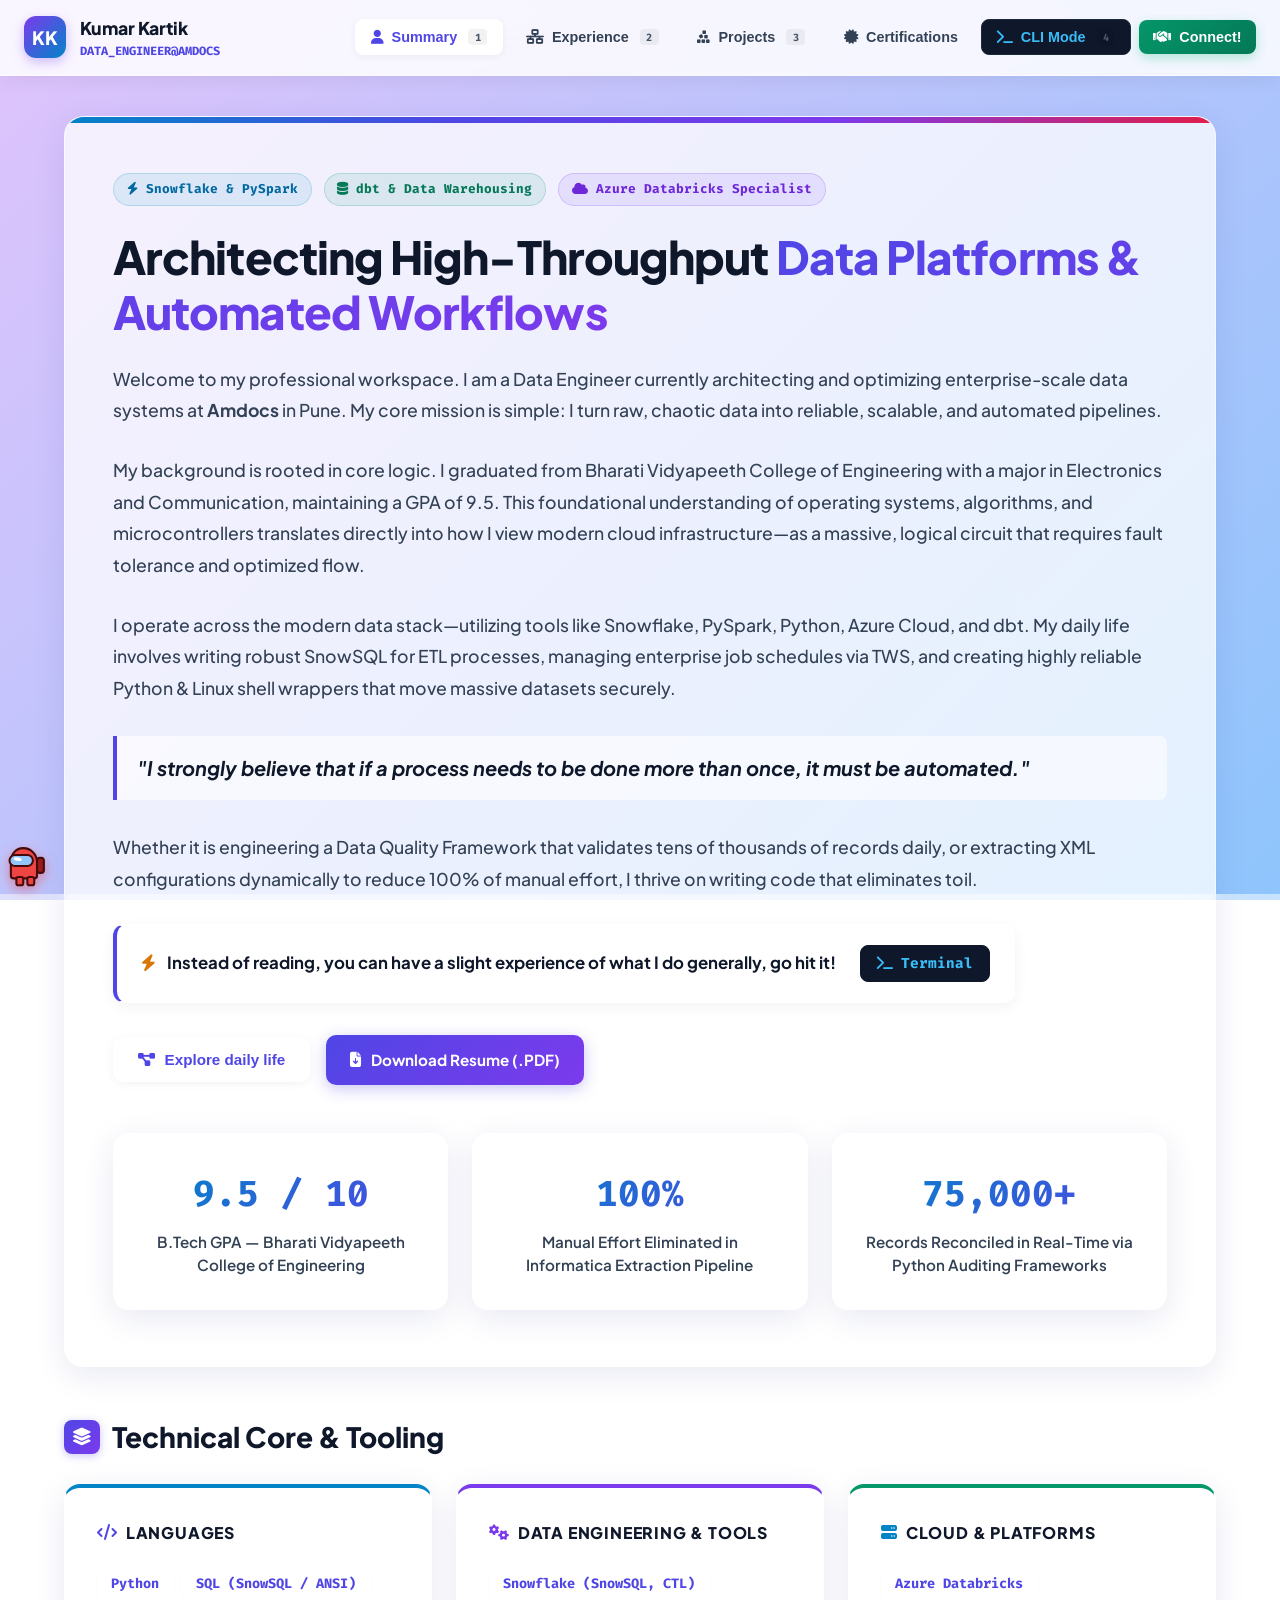
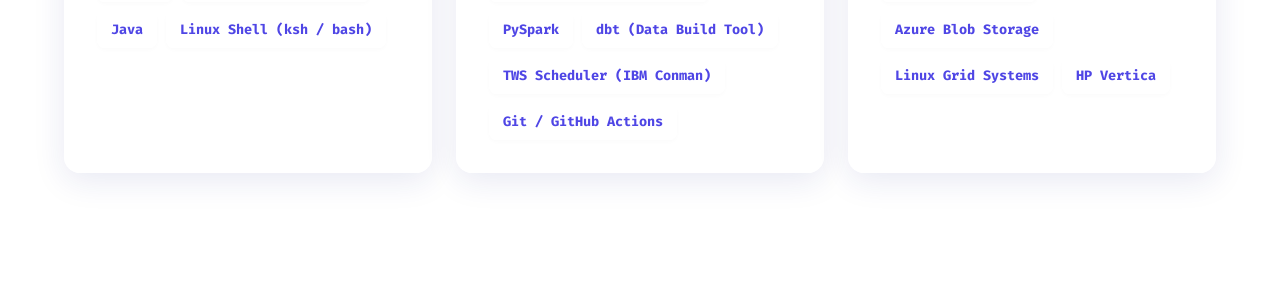
<file: index_bkp.html>
<!DOCTYPE html>
<html lang="en">
<head>
  <meta charset="UTF-8" />
  <meta name="viewport" content="width=device-width, initial-scale=1.0" />
  <title>Kumar Kartik | Data Engineer & Cloud Specialist</title>
  
  <!-- Font Awesome -->
  <link rel="stylesheet" href="https://cdnjs.cloudflare.com/ajax/libs/font-awesome/6.5.1/css/all.min.css" />
  <!-- Google Fonts -->
  <link rel="preconnect" href="https://fonts.googleapis.com">
  <link rel="preconnect" href="https://fonts.gstatic.com" crossorigin>
  <link href="https://fonts.googleapis.com/css2?family=Fira+Code:wght@400;500;600;700&family=Plus+Jakarta+Sans:wght@400;500;600;700;800&display=swap" rel="stylesheet">

  <style>
    :root {
      /* Aurora Glass Theme - Colorful & Professional */
      --primary: #4F46E5;
      --primary-hover: #4338CA;
      --accent-cyan: #0284C7;
      --accent-emerald: #059669;
      --accent-amber: #D97706;
      --accent-purple: #7C3AED;
      --accent-rose: #E11D48;
      
      --text-main: #0F172A;
      --text-muted: #334155;
      --text-dim: #475569;
      
      /* Glassmorphism Variables */
      --glass-bg: rgba(255, 255, 255, 0.75);
      --glass-border: rgba(255, 255, 255, 0.6);
      --glass-shadow: 0 8px 32px rgba(31, 38, 135, 0.1);
      
      --font-sans: 'Plus Jakarta Sans', -apple-system, BlinkMacSystemFont, sans-serif;
      --font-mono: 'Fira Code', monospace;
    }

    * {
      box-sizing: border-box;
      margin: 0;
      padding: 0;
      scroll-behavior: smooth;
    }

    body {
      /* Vibrant Gradient Background */
      background: linear-gradient(135deg, #e0c3fc 0%, #8ec5fc 100%);
      background-attachment: fixed;
      color: var(--text-main);
      font-family: var(--font-sans);
      line-height: 1.6;
      overflow-x: hidden;
      min-height: 100vh;
      display: flex;
      flex-direction: column;
      padding-bottom: 60px;
    }

    /* Fixed Bottom Progress Bar & Among Us Runner */
    #bottom-runner-bar {
      position: fixed;
      bottom: 0;
      left: 0;
      width: 100%;
      height: 6px;
      background: rgba(255, 255, 255, 0.5);
      z-index: 9999;
      backdrop-filter: blur(5px);
    }

    #bottom-runner-fill {
      height: 100%;
      width: 0%;
      background: linear-gradient(90deg, #EF4444, #B91C1C);
      transition: width 0.05s ease-out;
    }

    #amongus-scroller {
      position: fixed;
      bottom: 6px;
      left: 0%;
      transform: translateX(-50%);
      pointer-events: none;
      z-index: 10000;
      width: 44px;
      height: 50px;
      transition: left 0.05s ease-out;
      filter: drop-shadow(0 4px 6px rgba(239, 68, 68, 0.5));
    }

    #crewmate-wrapper {
      width: 100%;
      height: 100%;
      transform-origin: center center;
      transition: transform 0.2s ease-in-out;
    }

    .crewmate-body {
      animation: amongUsRun 0.4s infinite alternate ease-in-out;
      transform-origin: bottom center;
    }

    @keyframes amongUsRun {
      0% { transform: translateY(0) rotate(-3deg); }
      100% { transform: translateY(-5px) rotate(4deg); }
    }

    /* Header Nav */
    header {
      position: sticky;
      top: 0;
      background: rgba(255, 255, 255, 0.85);
      backdrop-filter: blur(16px);
      -webkit-backdrop-filter: blur(16px);
      border-bottom: 1px solid rgba(255, 255, 255, 0.5);
      z-index: 900;
      padding: 0.85rem 1.5rem;
      box-shadow: 0 4px 20px -2px rgba(0, 0, 0, 0.08);
    }

    .nav-container {
      max-width: 1300px;
      margin: 0 auto;
      display: flex;
      justify-content: space-between;
      align-items: center;
      gap: 1rem;
      flex-wrap: wrap;
    }

    .brand {
      display: flex;
      align-items: center;
      gap: 0.85rem;
      cursor: pointer;
      text-decoration: none;
    }

    .brand-avatar {
      width: 42px;
      height: 42px;
      border-radius: 12px;
      background: linear-gradient(135deg, var(--accent-purple), var(--accent-cyan));
      display: flex;
      align-items: center;
      justify-content: center;
      font-weight: 800;
      color: #FFFFFF;
      font-size: 1.15rem;
      box-shadow: 0 4px 12px rgba(139, 92, 246, 0.4);
    }

    .brand-meta h1 {
      font-size: 1.1rem;
      font-weight: 800;
      letter-spacing: -0.01em;
      color: var(--text-main);
    }

    .brand-meta p {
      font-size: 0.75rem;
      color: var(--primary);
      font-family: var(--font-mono);
      font-weight: 700;
    }

    /* Desktop Navigation */
    .nav-links {
      display: flex;
      gap: 0.5rem;
      list-style: none;
      align-items: center;
    }

    .mobile-menu-btn {
      display: none;
      background: transparent;
      border: none;
      font-size: 1.5rem;
      color: var(--text-main);
      cursor: pointer;
      transition: color 0.2s;
    }

    .nav-btn {
      padding: 0.55rem 0.9rem;
      border-radius: 8px;
      font-size: 0.9rem;
      font-weight: 700;
      color: var(--text-muted);
      cursor: pointer;
      border: 1px solid transparent;
      background: transparent;
      transition: all 0.2s ease;
      display: flex;
      align-items: center;
      gap: 0.5rem;
      white-space: nowrap;
    }

    .shortcut-key {
      font-size: 0.65rem;
      background: rgba(0,0,0,0.05);
      color: var(--text-dim);
      padding: 0.1rem 0.4rem;
      border-radius: 4px;
      font-family: var(--font-mono);
      margin-left: 0.2rem;
    }

    .nav-btn:hover {
      color: var(--primary);
      background: rgba(255, 255, 255, 0.5);
    }

    .nav-btn.active {
      color: var(--primary);
      background: #FFFFFF;
      border-color: rgba(255,255,255,0.8);
      box-shadow: 0 2px 8px rgba(0,0,0,0.05);
    }

    .nav-btn.cli-btn {
      background: #0F172A;
      border: 1px solid #1E293B;
      color: #38BDF8;
    }

    .nav-btn.cli-btn:hover, .nav-btn.cli-btn.active {
      background: #1E293B;
      color: #7DD3FC;
      box-shadow: 0 4px 12px rgba(15, 23, 42, 0.3);
    }

    .btn-connect {
      background: linear-gradient(135deg, var(--accent-emerald), #047857) !important;
      color: #FFFFFF !important;
      font-weight: 700 !important;
      border: none !important;
      box-shadow: 0 4px 12px rgba(16, 185, 129, 0.3);
    }

    .btn-connect:hover {
      transform: translateY(-1px);
      box-shadow: 0 6px 16px rgba(16, 185, 129, 0.4);
    }

    /* Main Container */
    main {
      flex: 1;
      max-width: 1200px;
      width: 100%;
      margin: 0 auto;
      padding: 2.5rem 1.5rem 4rem;
    }

    .page-section {
      display: none;
      animation: fadeIn 0.4s cubic-bezier(0.16, 1, 0.3, 1) forwards;
    }

    .page-section.active {
      display: block;
    }

    @keyframes fadeIn {
      from { opacity: 0; transform: translateY(15px); }
      to { opacity: 1; transform: translateY(0); }
    }

    /* Global Glass Cards */
    .glass-card {
      background: var(--glass-bg);
      backdrop-filter: blur(16px);
      -webkit-backdrop-filter: blur(16px);
      border: 1px solid var(--glass-border);
      border-radius: 20px;
      box-shadow: var(--glass-shadow);
      padding: 3.5rem 3rem;
    }

    /* Summary Page */
    .hero-box {
      margin-bottom: 3rem;
      position: relative;
      overflow: hidden;
    }

    .hero-box::before {
      content: '';
      position: absolute;
      top: 0;
      left: 0;
      right: 0;
      height: 6px;
      background: linear-gradient(90deg, var(--accent-cyan), var(--primary), var(--accent-purple), var(--accent-rose));
    }

    .hero-badge-row {
      display: flex;
      flex-wrap: wrap;
      gap: 0.75rem;
      margin-bottom: 1.5rem;
    }

    .pill {
      font-size: 0.8rem;
      font-family: var(--font-mono);
      font-weight: 700;
      padding: 0.35rem 0.8rem;
      border-radius: 9999px;
      border: 1px solid;
    }

    .pill-cyan { background: rgba(8, 145, 178, 0.1); color: #0369A1; border-color: rgba(8, 145, 178, 0.2); }
    .pill-emerald { background: rgba(5, 150, 105, 0.1); color: #047857; border-color: rgba(5, 150, 105, 0.2); }
    .pill-purple { background: rgba(124, 58, 237, 0.1); color: #6D28D9; border-color: rgba(124, 58, 237, 0.2); }

    .hero-title {
      font-size: 2.85rem;
      font-weight: 800;
      line-height: 1.2;
      letter-spacing: -0.02em;
      margin-bottom: 1.5rem;
      color: var(--text-main);
    }

    .hero-title span {
      background: linear-gradient(135deg, var(--primary), var(--accent-purple));
      -webkit-background-clip: text;
      -webkit-text-fill-color: transparent;
    }

    .hero-para {
      font-size: 1.1rem;
      color: var(--text-muted);
      margin-bottom: 1.75rem;
      line-height: 1.8;
      font-weight: 500;
    }

    .experience-lead-box {
      background: rgba(255, 255, 255, 0.9);
      border: 1px solid rgba(255, 255, 255, 0.5);
      border-left: 4px solid var(--primary);
      border-radius: 12px;
      padding: 1.25rem 1.5rem;
      margin-bottom: 2rem;
      display: inline-flex;
      align-items: center;
      gap: 1.5rem;
      flex-wrap: wrap;
      box-shadow: 0 4px 15px rgba(0,0,0,0.05);
    }

    .experience-lead-box p {
      font-size: 1.05rem;
      font-weight: 700;
      color: var(--text-main);
      margin: 0;
    }

    .btn-terminal-small {
      background: #0F172A;
      color: #38BDF8;
      border: 1px solid #0F172A;
      font-family: var(--font-mono);
      font-size: 0.9rem;
      font-weight: 700;
      padding: 0.5rem 1rem;
      border-radius: 8px;
      cursor: pointer;
      display: inline-flex;
      align-items: center;
      gap: 0.5rem;
      transition: all 0.2s;
    }

    .btn-terminal-small:hover {
      background: #1E293B;
      color: #7DD3FC;
      box-shadow: 0 4px 12px rgba(15, 23, 42, 0.3);
      transform: translateY(-1px);
    }

    .hero-actions {
      display: flex;
      flex-wrap: wrap;
      gap: 1rem;
      align-items: center;
    }

    .btn-solid {
      background: rgba(255,255,255,0.8);
      color: var(--primary);
      border: 1px solid rgba(255,255,255,1);
      padding: 0.8rem 1.5rem;
      border-radius: 10px;
      font-weight: 700;
      font-size: 0.95rem;
      cursor: pointer;
      display: inline-flex;
      align-items: center;
      gap: 0.6rem;
      text-decoration: none;
      transition: all 0.2s;
      box-shadow: 0 2px 10px rgba(0,0,0,0.05);
    }

    .btn-solid:hover {
      background: #FFFFFF;
      transform: translateY(-2px);
      box-shadow: 0 4px 15px rgba(0,0,0,0.1);
    }

    .btn-resume {
      background: linear-gradient(135deg, var(--primary), var(--accent-purple));
      color: #ffffff !important;
      border: none;
      box-shadow: 0 4px 15px rgba(79, 70, 229, 0.3);
    }

    .btn-resume:hover {
      background: linear-gradient(135deg, var(--primary-hover), #6D28D9);
      box-shadow: 0 6px 20px rgba(79, 70, 229, 0.4);
    }

    .stats-grid {
      display: grid;
      grid-template-columns: repeat(auto-fit, minmax(260px, 1fr));
      gap: 1.5rem;
      margin-top: 3rem;
    }

    .stat-card {
      background: var(--glass-bg);
      backdrop-filter: blur(10px);
      border: 1px solid var(--glass-border);
      border-radius: 16px;
      padding: 2rem;
      text-align: center;
      box-shadow: var(--glass-shadow);
      transition: transform 0.2s;
    }
    
    .stat-card:hover {
      transform: translateY(-3px);
    }

    .stat-card h3 {
      font-size: 2.25rem;
      font-weight: 800;
      background: linear-gradient(135deg, var(--accent-cyan), var(--primary));
      -webkit-background-clip: text;
      -webkit-text-fill-color: transparent;
      font-family: var(--font-mono);
      margin-bottom: 0.5rem;
    }

    .stat-card p {
      color: var(--text-muted);
      font-size: 0.95rem;
      font-weight: 600;
      line-height: 1.5;
    }

    .skills-section { margin-top: 3rem; }

    .section-title {
      font-size: 1.75rem;
      font-weight: 800;
      margin-bottom: 1.5rem;
      display: flex;
      align-items: center;
      gap: 0.75rem;
      color: var(--text-main);
    }

    .section-title i { 
      color: #FFFFFF;
      background: linear-gradient(135deg, var(--primary), var(--accent-purple));
      padding: 0.5rem;
      border-radius: 8px;
      font-size: 1.1rem;
      box-shadow: 0 2px 8px rgba(79, 70, 229, 0.3);
    }

    .skills-grid {
      display: grid;
      grid-template-columns: repeat(auto-fit, minmax(280px, 1fr));
      gap: 1.5rem;
    }

    .skill-block {
      background: var(--glass-bg);
      backdrop-filter: blur(10px);
      border: 1px solid var(--glass-border);
      border-radius: 16px;
      padding: 2rem;
      box-shadow: var(--glass-shadow);
      border-top: 4px solid var(--accent-cyan);
    }

    .skill-block:nth-child(2) { border-top-color: var(--accent-purple); }
    .skill-block:nth-child(3) { border-top-color: var(--accent-emerald); }

    .skill-block h4 {
      font-size: 1rem;
      color: var(--text-main);
      text-transform: uppercase;
      letter-spacing: 0.05em;
      margin-bottom: 1.25rem;
      display: flex;
      align-items: center;
      gap: 0.5rem;
      font-weight: 800;
    }

    .skill-tags {
      display: flex;
      flex-wrap: wrap;
      gap: 0.6rem;
    }

    .skill-tag {
      background: rgba(255,255,255,0.9);
      border: 1px solid rgba(255,255,255,0.5);
      padding: 0.4rem 0.8rem;
      border-radius: 8px;
      font-size: 0.85rem;
      font-family: var(--font-mono);
      color: var(--primary);
      font-weight: 700;
      box-shadow: 0 2px 4px rgba(0,0,0,0.02);
    }

    /* Experience Pipeline */
    .pipeline-wrapper {
      position: relative;
      padding-left: 2.5rem;
      margin-top: 2rem;
    }

    .pipeline-wrapper::before {
      content: '';
      position: absolute;
      top: 15px;
      bottom: 20px;
      left: 7px;
      width: 4px;
      background: linear-gradient(180deg, var(--accent-cyan), var(--primary), var(--accent-purple), var(--accent-rose));
      border-radius: 4px;
    }

    .pipeline-card {
      position: relative;
      background: var(--glass-bg);
      backdrop-filter: blur(10px);
      border: 1px solid var(--glass-border);
      border-radius: 16px;
      padding: 2rem;
      margin-bottom: 2rem;
      transition: all 0.3s ease;
      box-shadow: var(--glass-shadow);
    }

    .pipeline-card:hover {
      transform: translateX(6px);
      box-shadow: 0 8px 25px rgba(79, 70, 229, 0.15);
      border-color: rgba(255,255,255,1);
    }

    .pipeline-card::after {
      content: '';
      position: absolute;
      left: -2.85rem;
      top: 1.75rem;
      width: 16px;
      height: 16px;
      border-radius: 50%;
      background: var(--primary);
      border: 4px solid #E0C3FC; /* Match background tone */
    }

    .card-meta {
      display: flex;
      justify-content: space-between;
      align-items: center;
      margin-bottom: 1rem;
    }

    .card-tag {
      font-family: var(--font-mono);
      font-size: 0.8rem;
      font-weight: 700;
      padding: 0.3rem 0.7rem;
      border-radius: 6px;
      background: rgba(255,255,255,0.9);
      color: var(--primary);
      border: 1px solid rgba(255,255,255,0.5);
      box-shadow: 0 2px 4px rgba(0,0,0,0.02);
    }

    .pipeline-card h3 {
      font-size: 1.3rem;
      font-weight: 800;
      margin-bottom: 0.85rem;
      color: var(--text-main);
    }

    .pipeline-card p {
      color: var(--text-muted);
      font-size: 1.05rem;
      line-height: 1.7;
      font-weight: 500;
    }

    .metric-badge {
      display: inline-flex;
      align-items: center;
      gap: 0.4rem;
      margin-top: 1.25rem;
      font-size: 0.85rem;
      font-family: var(--font-mono);
      font-weight: 700;
      background: rgba(16, 185, 129, 0.1);
      color: #047857;
      border: 1px solid rgba(16, 185, 129, 0.2);
      padding: 0.4rem 0.8rem;
      border-radius: 8px;
    }

    /* Projects Grid */
    .projects-grid {
      display: grid;
      grid-template-columns: repeat(auto-fit, minmax(320px, 1fr));
      gap: 2rem;
    }

    .project-card {
      background: var(--glass-bg);
      backdrop-filter: blur(10px);
      border: 1px solid var(--glass-border);
      border-radius: 16px;
      padding: 2.25rem;
      display: flex;
      flex-direction: column;
      justify-content: space-between;
      transition: all 0.3s ease;
      box-shadow: var(--glass-shadow);
    }

    .project-card:hover {
      transform: translateY(-5px);
      box-shadow: 0 12px 30px rgba(139, 92, 246, 0.15);
      border-color: rgba(255,255,255,1);
    }

    .project-top h3 {
      font-size: 1.35rem;
      font-weight: 800;
      color: var(--text-main);
      margin-bottom: 1rem;
    }

    .project-top p {
      font-size: 1.05rem;
      color: var(--text-muted);
      line-height: 1.7;
      margin-bottom: 1.5rem;
      font-weight: 500;
    }

    .project-tech {
      display: flex;
      flex-wrap: wrap;
      gap: 0.5rem;
    }

    .tech-pill {
      font-size: 0.85rem;
      font-family: var(--font-mono);
      background: rgba(255,255,255,0.9);
      border: 1px solid rgba(255,255,255,0.5);
      padding: 0.35rem 0.75rem;
      border-radius: 8px;
      color: var(--text-main);
      font-weight: 700;
      box-shadow: 0 2px 4px rgba(0,0,0,0.02);
    }

    /* Certifications Flow */
    .cert-flow-container {
      display: flex;
      flex-direction: column;
      gap: 2rem;
      position: relative;
    }

    .flow-node {
      background: var(--glass-bg);
      backdrop-filter: blur(10px);
      border: 1px solid var(--glass-border);
      border-radius: 16px;
      padding: 2.25rem;
      transition: all 0.2s ease;
      box-shadow: var(--glass-shadow);
    }

    .flow-connector {
      display: flex;
      justify-content: center;
      align-items: center;
      height: 35px;
      color: #FFFFFF;
      font-size: 1.5rem;
      filter: drop-shadow(0 2px 4px rgba(0,0,0,0.1));
    }

    .flow-node-header {
      display: flex;
      justify-content: space-between;
      align-items: flex-start;
      gap: 1rem;
      margin-bottom: 1.25rem;
      flex-wrap: wrap;
    }

    .cert-authority {
      display: flex;
      align-items: center;
      gap: 1.25rem;
    }

    .cert-authority i {
      font-size: 2.5rem;
      color: var(--primary);
    }

    .cert-authority h3 {
      font-size: 1.25rem;
      font-weight: 800;
      color: var(--text-main);
    }

    .cert-link {
      font-family: var(--font-mono);
      font-size: 0.9rem;
      font-weight: 700;
      color: var(--accent-cyan);
      text-decoration: none;
      display: inline-flex;
      align-items: center;
      gap: 0.5rem;
      padding: 0.5rem 1rem;
      border-radius: 8px;
      border: 1px solid rgba(255,255,255,0.8);
      background: rgba(255,255,255,0.9);
      transition: all 0.2s;
      box-shadow: 0 2px 4px rgba(0,0,0,0.05);
    }

    .cert-link:hover {
      background: var(--accent-cyan);
      color: #FFFFFF;
      border-color: var(--accent-cyan);
    }

    .flow-node p {
      color: var(--text-muted);
      font-size: 1.05rem;
      margin-bottom: 1.5rem;
      line-height: 1.7;
      font-weight: 500;
    }

    .cert-takeaways {
      background: rgba(255,255,255,0.6);
      padding: 1.25rem;
      border-radius: 12px;
      font-size: 0.95rem;
      color: var(--text-main);
      border-left: 4px solid var(--accent-purple);
      font-weight: 600;
    }

    /* Linux CLI Interface - Mobile Optimized */
    .cli-window {
      background: #0F172A;
      border: 1px solid rgba(255,255,255,0.2);
      border-radius: 12px;
      box-shadow: 0 25px 50px -12px rgba(0,0,0,0.4);
      overflow: hidden;
      font-family: var(--font-mono);
      margin-top: 1rem;
      width: 100%;
      max-width: 100%;
    }

    .cli-titlebar {
      background: #1E293B;
      padding: 0.85rem 1.5rem;
      display: flex;
      align-items: center;
      justify-content: space-between;
      border-bottom: 1px solid #334155;
    }

    .window-controls {
      display: flex;
      gap: 0.5rem;
    }

    .dot { width: 12px; height: 12px; border-radius: 50%; display: inline-block; }
    .dot-red { background: #EF4444; }
    .dot-yellow { background: #F59E0B; }
    .dot-green { background: #10B981; }

    .cli-title-text {
      font-size: 0.9rem;
      color: #94A3B8;
      font-weight: 600;
    }

    .cli-body {
      padding: 2rem;
      height: 500px;
      overflow-y: auto;
      overflow-x: hidden;
      font-size: 1rem;
      line-height: 1.6;
    }

    .terminal-out {
      color: #E2E8F0;
      white-space: pre-wrap; 
      word-break: break-word; 
      overflow-wrap: break-word; 
      margin-bottom: 1rem;
    }

    .cli-input-line {
      display: flex;
      align-items: center;
      gap: 0.75rem;
      margin-top: 1rem;
      flex-wrap: wrap; /* Allows wrap on mobile */
    }

    .prompt-label {
      color: #34D399;
      font-weight: 700;
      white-space: nowrap;
    }

    .cli-input {
      flex: 1;
      min-width: 150px; /* Forces flex to wrap if too narrow */
      background: transparent;
      border: none;
      outline: none;
      color: #F8FAFC;
      font-family: var(--font-mono);
      font-size: 16px; /* Prevents iOS auto-zoom */
    }

    .terminal-command-hint {
      display: flex;
      flex-wrap: wrap;
      gap: 0.75rem;
      margin-top: 1.5rem;
      padding-top: 1.5rem;
      border-top: 1px dashed #334155;
    }

    .hint-chip {
      background: #1E293B;
      border: 1px solid #475569;
      padding: 0.4rem 0.85rem;
      border-radius: 8px;
      font-size: 0.85rem;
      color: #38BDF8;
      cursor: pointer;
      transition: all 0.2s;
    }

    .hint-chip:hover {
      background: #334155;
      color: #fff;
    }

    /* Modal Styling for Connect */
    .modal-overlay {
      position: fixed;
      top: 0; left: 0; right: 0; bottom: 0;
      background: rgba(15, 23, 42, 0.6);
      backdrop-filter: blur(8px);
      display: none;
      align-items: center;
      justify-content: center;
      z-index: 100000;
      opacity: 0;
      transition: opacity 0.3s ease;
      padding: 1rem;
    }

    .modal-overlay.active {
      display: flex;
      opacity: 1;
    }

    .modal-content {
      background: var(--glass-bg);
      backdrop-filter: blur(20px);
      -webkit-backdrop-filter: blur(20px);
      border: 1px solid var(--glass-border);
      border-radius: 20px;
      padding: 3.5rem 3rem;
      max-width: 700px;
      width: 100%;
      position: relative;
      box-shadow: 0 25px 50px -12px rgba(31, 38, 135, 0.25);
      transform: translateY(20px);
      transition: transform 0.3s ease;
      text-align: center;
      border-top: 6px solid var(--primary);
    }

    .modal-overlay.active .modal-content {
      transform: translateY(0);
    }

    .modal-close {
      position: absolute;
      top: 1.5rem;
      right: 1.5rem;
      background: rgba(255,255,255,0.8);
      border: none;
      width: 40px;
      height: 40px;
      border-radius: 50%;
      font-size: 1.25rem;
      color: var(--text-muted);
      cursor: pointer;
      transition: all 0.2s;
      display: flex;
      align-items: center;
      justify-content: center;
      box-shadow: 0 2px 8px rgba(0,0,0,0.1);
    }

    .modal-close:hover {
      background: #FEE2E2;
      color: var(--accent-rose);
    }

    .modal-title {
      font-size: 2rem;
      font-weight: 800;
      color: var(--text-main);
      margin-bottom: 1.25rem;
      line-height: 1.3;
    }

    .modal-desc {
      font-size: 1.15rem;
      color: var(--text-muted);
      margin-bottom: 2.5rem;
      line-height: 1.6;
      font-weight: 500;
    }

    .contact-grid {
      display: grid;
      grid-template-columns: repeat(auto-fit, minmax(200px, 1fr));
      gap: 1.25rem;
      text-align: left;
    }

    .contact-card {
      background: rgba(255,255,255,0.9);
      border: 1px solid rgba(255,255,255,0.5);
      border-radius: 12px;
      padding: 1.5rem;
      display: flex;
      align-items: center;
      gap: 1.25rem;
      text-decoration: none;
      color: inherit;
      transition: all 0.2s;
      box-shadow: 0 4px 10px rgba(0,0,0,0.03);
    }

    .contact-card:hover {
      border-color: var(--primary);
      box-shadow: 0 6px 16px rgba(79, 70, 229, 0.15);
      transform: translateY(-3px);
      background: #FFFFFF;
    }

    .contact-card i {
      font-size: 1.75rem;
      color: var(--primary);
    }

    .contact-card div h4 {
      font-size: 0.85rem;
      color: var(--text-dim);
      text-transform: uppercase;
      font-family: var(--font-mono);
      margin-bottom: 0.25rem;
      font-weight: 800;
    }

    .contact-card div p {
      font-size: 1rem;
      font-weight: 800;
      color: var(--text-main);
      word-break: break-word;
    }

    /* Mobile Responsive Overrides */
    @media (max-width: 900px) {
      .hero-box.glass-card { padding: 2.5rem 1.5rem; }
      .hero-box { padding: 2.5rem 1.5rem; }
      .hero-title { font-size: 2.25rem; }
      
      .mobile-menu-btn { display: block; }
      
      .nav-links { 
        display: none; 
        flex-direction: column; 
        width: 100%; 
        position: absolute;
        top: 100%;
        left: 0;
        background: rgba(255,255,255,0.98);
        padding: 1rem;
        box-shadow: 0 10px 20px rgba(0,0,0,0.1);
        border-bottom: 1px solid rgba(255,255,255,0.5);
      }
      
      .nav-links.show { display: flex; }
      
      .nav-btn {
        width: 100%;
        justify-content: flex-start;
        padding: 0.85rem 1rem;
      }
      
      .modal-content { padding: 2.5rem 1.5rem; }
      .modal-title { font-size: 1.6rem; }
      .pipeline-wrapper { padding-left: 1.5rem; }
      .pipeline-card { padding: 1.5rem; }
      
      /* Mobile CLI Fix */
      .cli-body { padding: 1rem; height: 400px; }
      .cli-input-line { flex-direction: column; align-items: flex-start; gap: 0.5rem; }
      .cli-input { width: 100%; }
    }
  </style>
</head>
<body>

  <!-- Top Navigation Header -->
  <header>
    <div class="nav-container">
      <div class="brand" onclick="navigateTo('summary')">
        <div class="brand-avatar">KK</div>
        <div class="brand-meta">
          <h1>Kumar Kartik</h1>
          <p>DATA_ENGINEER@AMDOCS</p>
        </div>
      </div>

      <!-- Hamburger Menu Button -->
      <button class="mobile-menu-btn" onclick="toggleMobileMenu()">
        <i class="fa-solid fa-bars"></i>
      </button>

      <nav>
        <ul class="nav-links" id="nav-links">
          <li><button class="nav-btn active" id="nav-summary" onclick="navigateTo('summary')"><i class="fa-solid fa-user"></i> Summary <span class="shortcut-key">1</span></button></li>
          <li><button class="nav-btn" id="nav-experience" onclick="navigateTo('experience')"><i class="fa-solid fa-network-wired"></i> Experience <span class="shortcut-key">2</span></button></li>
          <li><button class="nav-btn" id="nav-projects" onclick="navigateTo('projects')"><i class="fa-solid fa-cubes-stacked"></i> Projects <span class="shortcut-key">3</span></button></li>
          <li><button class="nav-btn" id="nav-certifications" onclick="navigateTo('certifications')"><i class="fa-solid fa-certificate"></i> Certifications</button></li>
          <li><button class="nav-btn cli-btn" id="nav-cli" onclick="navigateTo('cli')"><i class="fa-solid fa-terminal"></i> CLI Mode <span class="shortcut-key">4</span></button></li>
          <li><button class="nav-btn btn-connect" id="nav-contact" onclick="openContactModal()"><i class="fa-solid fa-handshake"></i> Connect!</button></li>
        </ul>
      </nav>
    </div>
  </header>

  <main>
    <!-- SECTION 1: SUMMARY -->
    <section id="section-summary" class="page-section active">
      <div class="hero-box glass-card">
        <div class="hero-badge-row">
          <span class="pill pill-cyan"><i class="fa-solid fa-bolt"></i> Snowflake & PySpark</span>
          <span class="pill pill-emerald"><i class="fa-solid fa-database"></i> dbt & Data Warehousing</span>
          <span class="pill pill-purple"><i class="fa-solid fa-cloud"></i> Azure Databricks Specialist</span>
        </div>

        <h2 class="hero-title">
          Architecting High-Throughput <span>Data Platforms & Automated Workflows</span>
        </h2>

        <p class="hero-para">
          Welcome to my professional workspace. I am a Data Engineer currently architecting and optimizing enterprise-scale data systems at <strong>Amdocs</strong> in Pune. My core mission is simple: I turn raw, chaotic data into reliable, scalable, and automated pipelines.
        </p>

        <p class="hero-para">
          My background is rooted in core logic. I graduated from Bharati Vidyapeeth College of Engineering with a major in Electronics and Communication, maintaining a GPA of 9.5. This foundational understanding of operating systems, algorithms, and microcontrollers translates directly into how I view modern cloud infrastructure—as a massive, logical circuit that requires fault tolerance and optimized flow.
        </p>

        <p class="hero-para">
          I operate across the modern data stack—utilizing tools like Snowflake, PySpark, Python, Azure Cloud, and dbt. My daily life involves writing robust SnowSQL for ETL processes, managing enterprise job schedules via TWS, and creating highly reliable Python & Linux shell wrappers that move massive datasets securely.
        </p>

        <blockquote style="border-left: 4px solid var(--primary); padding-left: 1.25rem; margin: 2rem 0; font-style: italic; color: var(--text-main); font-weight: 700; font-size: 1.25rem; background: rgba(255,255,255,0.6); padding: 1rem 1.25rem; border-radius: 0 8px 8px 0;">
          "I strongly believe that if a process needs to be done more than once, it must be automated."
        </blockquote>

        <p class="hero-para">
          Whether it is engineering a Data Quality Framework that validates tens of thousands of records daily, or extracting XML configurations dynamically to reduce 100% of manual effort, I thrive on writing code that eliminates toil.
        </p>

        <div class="experience-lead-box">
          <p>
            <i class="fa-solid fa-bolt" style="color: var(--accent-amber); margin-right: 0.5rem;"></i>
            Instead of reading, you can have a slight experience of what I do generally, go hit it!
          </p>
          <button class="btn-terminal-small" onclick="navigateTo('cli')">
            <i class="fa-solid fa-terminal"></i> Terminal
          </button>
        </div>

        <div class="hero-actions">
          <button class="btn-solid" onclick="navigateTo('experience')">
            <i class="fa-solid fa-diagram-project"></i> Explore daily life
          </button>
          <a class="btn-solid btn-resume" id="downloadResumeBtn" onclick="triggerResumeDownload()">
            <i class="fa-solid fa-file-arrow-down"></i> Download Resume (.PDF)
          </a>
        </div>

        <div class="stats-grid">
          <div class="stat-card">
            <h3>9.5 / 10</h3>
            <p>B.Tech GPA — Bharati Vidyapeeth College of Engineering</p>
          </div>
          <div class="stat-card">
            <h3>100%</h3>
            <p>Manual Effort Eliminated in Informatica Extraction Pipeline</p>
          </div>
          <div class="stat-card">
            <h3>75,000+</h3>
            <p>Records Reconciled in Real-Time via Python Auditing Frameworks</p>
          </div>
        </div>
      </div>

      <!-- Skills Section -->
      <div class="skills-section">
        <h3 class="section-title"><i class="fa-solid fa-layer-group"></i> Technical Core & Tooling</h3>
        <div class="skills-grid">
          <div class="skill-block">
            <h4><i class="fa-solid fa-code" style="color: var(--primary);"></i> Languages</h4>
            <div class="skill-tags">
              <span class="skill-tag">Python</span>
              <span class="skill-tag">SQL (SnowSQL / ANSI)</span>
              <span class="skill-tag">Java</span>
              <span class="skill-tag">Linux Shell (ksh / bash)</span>
            </div>
          </div>
          <div class="skill-block">
            <h4><i class="fa-solid fa-gears" style="color: var(--accent-purple);"></i> Data Engineering & Tools</h4>
            <div class="skill-tags">
              <span class="skill-tag">Snowflake (SnowSQL, CTL)</span>
              <span class="skill-tag">PySpark</span>
              <span class="skill-tag">dbt (Data Build Tool)</span>
              <span class="skill-tag">TWS Scheduler (IBM Conman)</span>
              <span class="skill-tag">Git / GitHub Actions</span>
            </div>
          </div>
          <div class="skill-block">
            <h4><i class="fa-solid fa-server" style="color: var(--accent-cyan);"></i> Cloud & Platforms</h4>
            <div class="skill-tags">
              <span class="skill-tag">Azure Databricks</span>
              <span class="skill-tag">Azure Blob Storage</span>
              <span class="skill-tag">Linux Grid Systems</span>
              <span class="skill-tag">HP Vertica</span>
            </div>
          </div>
        </div>
      </div>
    </section>

    <!-- SECTION 2: EXPERIENCE / DAILY LIFE PIPELINE -->
    <section id="section-experience" class="page-section">
      <h2 class="section-title"><i class="fa-solid fa-timeline"></i> Production Pipeline & Daily Engineering at Amdocs</h2>
      <p style="color: var(--text-muted); margin-bottom: 3rem; font-size: 1.1rem; font-weight: 500;">
        Sep 2024 – Present | Full-time Data Engineer. How data moves through my daily responsibilities.
      </p>

      <div class="pipeline-wrapper">
        <div class="pipeline-card">
          <div class="card-meta">
            <span class="card-tag">STAGE 01 // INGESTION</span>
          </div>
          <h3>End-to-End ETL & SnowSQL Pipelines</h3>
          <p>Architected and engineered production-grade data pipelines orchestrating batch streams into Snowflake using SnowSQL and customized CTL batch files. Streamlined raw staging to intermediate data models with strictly governed transactional consistency.</p>
          <div class="metric-badge"><i class="fa-solid fa-circle-check"></i> High reliability, automated batch ingestion</div>
        </div>

        <div class="pipeline-card">
          <div class="card-meta">
            <span class="card-tag">STAGE 02 // ORCHESTRATION</span>
          </div>
          <h3>Enterprise Scheduling & Job Dependency Graphs</h3>
          <p>Authored, scheduled, and monitored complex enterprise workload streams using IBM Workload Scheduler (TWS). Reduced job stalls and eliminated manual interventions by creating automated fallback and recovery pipelines.</p>
          <div class="metric-badge"><i class="fa-solid fa-clock"></i> 99.8% on-time delivery across production runs</div>
        </div>
        
        <div class="pipeline-card">
          <div class="card-meta">
            <span class="card-tag">STAGE 03 // CLOUD TRANSFER</span>
          </div>
          <h3>Secure SFTP Cloud Storage Wrappers</h3>
          <p>Built fault-tolerant, encrypted SFTP transfer wrappers linking on-premise Linux grid servers directly to Azure Blob Containers. Ensured continuous data handoffs for cloud-based downstream processing.</p>
          <div class="metric-badge"><i class="fa-solid fa-shield-halved"></i> Zero data loss, automated credential rotation</div>
        </div>

        <div class="pipeline-card">
          <div class="card-meta">
            <span class="card-tag">STAGE 04 // DATA QUALITY</span>
          </div>
          <h3>Multi-Source Data Quality Framework (75,000+ Records)</h3>
          <p>Engineered an automated cross-database reconciliation suite in Python that concurrently extracts and compares tens of thousands of rows across Snowflake and Vertica databases. Generates dynamic, column-level variance reports highlighting discrepancies.</p>
          <div class="metric-badge"><i class="fa-solid fa-microchip"></i> 75,000 rows reconciled with color-coded variances</div>
        </div>

        <div class="pipeline-card">
          <div class="card-meta">
            <span class="card-tag">STAGE 05 // SYSTEM VISIBILITY</span>
          </div>
          <h3>Automated Operational Monitoring & Alerting</h3>
          <p>Designed a KornShell (ksh) monitoring engine that queries runtime metrics, start/end timestamps, and execution states from IBM Conman, publishing morning summaries to ensure complete operational visibility.</p>
          <div class="metric-badge"><i class="fa-solid fa-bell"></i> Proactive alerting before SLA breaches</div>
        </div>

        <div class="pipeline-card">
          <div class="card-meta">
            <span class="card-tag">STAGE 06 // CODE MIGRATION</span>
          </div>
          <h3>PowerCenter Automated Repository Harvester</h3>
          <p>Designed an automation engine to query and extract mappings and sessions as XML directly from Informatica PowerCenter repositories in parallel. Bundles archives into compressed zip packages and dispatches automated status updates via VM.</p>
          <div class="metric-badge"><i class="fa-solid fa-gauge-high"></i> Eliminated 100% of manual extraction effort</div>
        </div>
      </div>
    </section>

    <!-- SECTION 3: PROJECTS -->
    <section id="section-projects" class="page-section">
      <h2 class="section-title"><i class="fa-solid fa-diagram-project"></i> Key Engineering Projects</h2>
      <p style="color: var(--text-muted); margin-bottom: 2rem; font-size: 1.1rem; font-weight: 500;">
        Architectural deployments spanning production ELT data warehouses, distributed simulations, and enterprise REST APIs.
      </p>

      <div class="projects-grid">
        <div class="project-card">
          <div class="project-top">
            <span class="pill pill-cyan" style="margin-bottom: 1rem; display: inline-block;">DATA WAREHOUSE</span>
            <h3>Enterprise Sales Data Warehouse</h3>
            <p>
              Built an end-to-end ELT modern data warehouse using <strong>dbt</strong> and <strong>Snowflake</strong>. Transformed raw retail sales streams into staging, intermediate joins, and dimensional/fact star schemas. Implemented incremental model updates, dbt historical snapshots, schema tests, freshness verification, and reusable Jinja macros to guarantee high integrity.
            </p>
            <div class="project-tech">
              <span class="tech-pill">Snowflake</span>
              <span class="tech-pill">dbt Core</span>
              <span class="tech-pill">SQL</span>
              <span class="tech-pill">Jinja</span>
            </div>
          </div>
        </div>

        <div class="project-card">
          <div class="project-top">
            <span class="pill pill-purple" style="margin-bottom: 1rem; display: inline-block;">DISTRIBUTED SIMULATION</span>
            <h3>Edge Computing Server Network Simulation</h3>
            <p>
              Engineered dynamic load-balancing simulation algorithms for distributed edge computing nodes. Developed interactive visual animations and GUI monitors to model discrete events, packet queues, and failover behavior under high simulated network stress.
            </p>
            <div class="project-tech">
              <span class="tech-pill">Python</span>
              <span class="tech-pill">Salabim</span>
              <span class="tech-pill">SimPy</span>
            </div>
          </div>
        </div>

        <div class="project-card">
          <div class="project-top">
            <span class="pill pill-emerald" style="margin-bottom: 1rem; display: inline-block;">FULL STACK BACKEND</span>
            <h3>Course Management Spring REST API</h3>
            <p>
              Constructed an enterprise-grade RESTful API backend utilizing Java and Spring Boot. Followed strict MVC architecture with isolated Controller, Service, and Data Access Object (DAO) layers hooked up to MySQL with a responsive frontend built in React.js.
            </p>
            <div class="project-tech">
              <span class="tech-pill">Java</span>
              <span class="tech-pill">Spring Boot</span>
              <span class="tech-pill">MySQL</span>
              <span class="tech-pill">React.js</span>
            </div>
          </div>
        </div>
      </div>
    </section>

    <!-- SECTION 4: CERTIFICATIONS -->
    <section id="section-certifications" class="page-section">
      <h2 class="section-title"><i class="fa-solid fa-award"></i> Professional Certifications Pathway</h2>
      <p style="color: var(--text-muted); margin-bottom: 2rem; font-size: 1.1rem; font-weight: 500;">
        Verified credentials across cloud data platforms, Lakehouse architectures, and applied machine learning ecosystems.
      </p>

      <div class="cert-flow-container">
        <!-- Node 1 -->
        <div class="flow-node">
          <div class="flow-node-header">
            <div class="cert-authority">
              <i class="fa-solid fa-fire-flame-curved" style="color: #EF4444;"></i>
              <div>
                <h3>Databricks Certified Data Engineer Associate</h3>
                <span style="font-size: 0.9rem; color: var(--text-dim); font-weight: 700;">Databricks Academy Credential</span>
              </div>
            </div>
            <a href="https://credentials.databricks.com/5ca3ecb7-801c-4fdf-91cc-8d37aaceb247#acc.Tr1pIi6S" target="_blank" class="cert-link">
              Verify Credential <i class="fa-solid fa-arrow-up-right-from-square"></i>
            </a>
          </div>
          <p>
            Validates deep expertise with the Databricks Lakehouse Platform, Delta Lake ACID table semantics, PySpark streaming, batch transformations, Delta Live Tables (DLT), and production job orchestration via Databricks Workflows.
          </p>
          <div class="cert-takeaways">
            <strong>Key Learnings:</strong> Medallion Architecture (Bronze-Silver-Gold), Delta Lake time-travel, compaction, and production PySpark pipeline optimization.
          </div>
        </div>

        <div class="flow-connector"><i class="fa-solid fa-arrow-down"></i></div>

        <!-- Node 2 -->
        <div class="flow-node">
          <div class="flow-node-header">
            <div class="cert-authority">
              <i class="fa-brands fa-microsoft" style="color: #0284C7;"></i>
              <div>
                <h3>Azure Databricks Data Engineer Associate</h3>
                <span style="font-size: 0.9rem; color: var(--text-dim); font-weight: 700;">Microsoft Certified</span>
              </div>
            </div>
            <a href="https://learn.microsoft.com/en-us/users/kumarkartik-9637/credentials/8a970612bb4ae9f3?ref=https%3A%2F%2Fwww.linkedin.com%2F" target="_blank" class="cert-link">
              Verify Credential <i class="fa-solid fa-arrow-up-right-from-square"></i>
            </a>
          </div>
          <p>
            Validates proficiency in integrating Azure Databricks with Azure native data solutions: Azure Data Factory (ADF), Azure Data Lake Storage Gen2 (ADLS Gen2), Azure Key Vault, and Azure Synapse Analytics for enterprise governance and lineage.
          </p>
          <div class="cert-takeaways">
            <strong>Key Learnings:</strong> Secure data integration, service principal authentication, enterprise pipeline monitoring, and high-performance Delta caching.
          </div>
        </div>

        <div class="flow-connector"><i class="fa-solid fa-arrow-down"></i></div>

        <!-- Node 3 -->
        <div class="flow-node">
          <div class="flow-node-header">
            <div class="cert-authority">
              <i class="fa-solid fa-brain" style="color: #7C3AED;"></i>
              <div>
                <h3>Azure AI Fundamentals (AI-900)</h3>
                <span style="font-size: 0.9rem; color: var(--text-dim); font-weight: 700;">Microsoft Certified</span>
              </div>
            </div>
            <a href="https://learn.microsoft.com/en-us/users/kumarkartik-6193/credentials/5eebc9ebd01368ea?ref=https%3A%2F%2Fwww.linkedin.com%2F" target="_blank" class="cert-link">
              Verify Credential <i class="fa-solid fa-arrow-up-right-from-square"></i>
            </a>
          </div>
          <p>
            Demonstrates core comprehension of Artificial Intelligence concepts, Machine Learning workflows, Computer Vision, Natural Language Processing, and responsible AI principles built into Microsoft Azure cloud services.
          </p>
          <div class="cert-takeaways">
            <strong>Key Learnings:</strong> Azure Machine Learning Studio, cognitive services API integration, automated ML pipelines, and ethical AI deployment.
          </div>
        </div>
      </div>
    </section>

    <!-- SECTION 5: CLI TERMINAL MODE -->
    <section id="section-cli" class="page-section">
      <h2 class="section-title"><i class="fa-solid fa-terminal"></i> Terminal Explorer</h2>
      <p style="color: var(--text-muted); margin-bottom: 2rem; font-size: 1.1rem; font-weight: 500;">
        Explore my technical background via a familiar command line interface.
      </p>

      <div class="cli-window">
        <div class="cli-titlebar">
          <div class="window-controls">
            <span class="dot dot-red"></span>
            <span class="dot dot-yellow"></span>
            <span class="dot dot-green"></span>
          </div>
          <div class="cli-title-text">kumar@kartik-linux-grid: ~/data-engineering-env</div>
        </div>

        <div class="cli-body" id="cliOutput">
          <div class="terminal-out">KartikOS Enterprise Terminal (x86_64-pc-linux-gnu)
Welcome to the Interactive Portfolio Terminal! Explore my resume just like exploring a live server.

<span style="color: #38BDF8; font-weight: 600;">Type 'help' to see all available commands.</span>
To send an email directly to my inbox, type 'connect'.
To download my official PDF resume, type: ./download_resume.sh</div>
        </div>

        <div style="padding: 0 2rem 2rem;">
          <div class="cli-input-line">
            <span class="prompt-label" id="cliPromptLabel">kumar@linux-grid:~$</span>
            <input type="text" id="cliInput" class="cli-input" autofocus autocomplete="off" spellcheck="false" placeholder="Type command here..." />
          </div>

          <div class="terminal-command-hint">
            <span style="font-size: 0.85rem; color: #94A3B8; margin-right: 0.5rem; align-self: center;">Quick execute:</span>
            <span class="hint-chip" onclick="executeHint('help')">help</span>
            <span class="hint-chip" onclick="executeHint('cat experience.txt')">cat experience.txt</span>
            <span class="hint-chip" onclick="executeHint('connect')">connect</span>
            <span class="hint-chip" onclick="executeHint('./download_resume.sh')">./download_resume.sh</span>
            <span class="hint-chip" onclick="executeHint('clear')">clear</span>
          </div>
        </div>
      </div>
    </section>
  </main>

  <!-- FIXED BOTTOM SCROLLER & AMONG US CHARACTER -->
  <div id="bottom-runner-bar">
    <div id="bottom-runner-fill"></div>
  </div>

  <div id="amongus-scroller">
    <!-- Directional Wrap for Flipping -->
    <div id="crewmate-wrapper">
      <svg class="crewmate-body" viewBox="0 0 64 64" fill="none" xmlns="http://www.w3.org/2000/svg">
        <rect x="6" y="20" width="10" height="22" rx="4" fill="#991B1B" stroke="#450a0a" stroke-width="3"/>
        <path d="M16 26C16 14.9543 24.9543 6 36 6C47.0457 6 54 14.9543 54 26V46C54 48.2091 52.2091 50 50 50H20C17.7909 50 16 48.2091 16 46V26Z" fill="#EF4444" stroke="#450a0a" stroke-width="3"/>
        <rect x="20" y="48" width="10" height="12" rx="3" fill="#EF4444" stroke="#450a0a" stroke-width="3"/>
        <rect x="36" y="48" width="10" height="12" rx="3" fill="#EF4444" stroke="#450a0a" stroke-width="3"/>
        <path d="M30 16H48C52.4183 16 56 19.5817 56 24C56 28.4183 52.4183 32 48 32H30C25.5817 32 22 28.4183 22 24C22 19.5817 25.5817 16 30 16Z" fill="#93C5FD" stroke="#450a0a" stroke-width="3"/>
        <ellipse cx="44" cy="22" rx="6" ry="2.5" transform="rotate(-10 44 22)" fill="#FFFFFF"/>
      </svg>
    </div>
  </div>

  <!-- CONNECT MODAL POPUP -->
  <div id="connectModal" class="modal-overlay" onclick="closeContactModal(event)">
    <div class="modal-content" onclick="event.stopPropagation()">
      <button class="modal-close" onclick="closeContactModal()"><i class="fa-solid fa-xmark"></i></button>
      <h2 class="modal-title">Looks like you've liked my day-to-day work, you can contact me below:</h2>
      <p class="modal-desc">Always open to conversations on data engineering, pipeline reliability, and cloud data platforms.</p>
      
      <div class="contact-grid">
        <a href="mailto:kumarkartik1920@gmail.com" class="contact-card">
          <i class="fa-solid fa-envelope"></i>
          <div>
            <h4>Email</h4>
            <p>kumarkartik1920@gmail.com</p>
          </div>
        </a>
        <a href="tel:+919555726638" class="contact-card">
          <i class="fa-solid fa-phone"></i>
          <div>
            <h4>Mobile</h4>
            <p>+91-9555726638</p>
          </div>
        </a>
        <a href="https://www.linkedin.com/in/kumar-kartik-7453ab26b" target="_blank" class="contact-card">
          <i class="fa-brands fa-linkedin"></i>
          <div>
            <h4>LinkedIn</h4>
            <p>Kumar-Kartik</p>
          </div>
        </a>
      </div>
    </div>
  </div>

  <script>
    // State to persist scroll position per section
    const scrollPositions = {};
    let currentSection = 'summary';

    // Mobile menu toggle
    function toggleMobileMenu() {
      document.getElementById('nav-links').classList.toggle('show');
    }

    // Navigation Router with persistence
    function navigateTo(sectionId) {
      if (currentSection === sectionId) return;

      // Close mobile menu if open
      document.getElementById('nav-links').classList.remove('show');

      // Save scroll pos of current page
      scrollPositions[currentSection] = window.scrollY;

      // Switch active classes
      document.querySelectorAll('.page-section').forEach(sec => sec.classList.remove('active'));
      document.querySelectorAll('.nav-btn').forEach(btn => btn.classList.remove('active'));

      const targetSection = document.getElementById(`section-${sectionId}`);
      const targetNav = document.getElementById(`nav-${sectionId}`);

      if (targetSection) targetSection.classList.add('active');
      if (targetNav) targetNav.classList.add('active');

      // Restore scroll position or default to top
      const targetScroll = scrollPositions[sectionId] || 0;
      window.scrollTo({ top: targetScroll, behavior: 'auto' });

      currentSection = sectionId;

      if (sectionId === 'cli') {
        setTimeout(() => document.getElementById('cliInput').focus(), 100);
      }
    }

    // Modal Control Functions
    function openContactModal() {
      document.getElementById('nav-links').classList.remove('show'); // Hide mobile nav if open
      const modal = document.getElementById('connectModal');
      modal.classList.add('active');
      document.body.style.overflow = 'hidden'; 
    }

    function closeContactModal(e) {
      if (e && e.target !== e.currentTarget) return; 
      const modal = document.getElementById('connectModal');
      modal.classList.remove('active');
      document.body.style.overflow = '';
    }

    // Scroll Progress Runner & Direction Flip
    let lastScrollTop = window.scrollY;

    window.addEventListener('scroll', () => {
      const scrollTop = window.scrollY;
      const docHeight = document.documentElement.scrollHeight - window.innerHeight;
      const scrollPercent = docHeight > 0 ? (scrollTop / docHeight) * 100 : 0;
      
      document.getElementById('bottom-runner-fill').style.width = scrollPercent + '%';
      
      const scrollerContainer = document.getElementById('amongus-scroller');
      const crewmateWrapper = document.getElementById('crewmate-wrapper');
      
      if (scrollerContainer) {
        const clamped = Math.min(Math.max(scrollPercent, 2), 98);
        scrollerContainer.style.left = clamped + '%';
      }

      // Flip character direction based on scroll up/down
      if (scrollTop > lastScrollTop) {
         // Scrolling down -> running right
         crewmateWrapper.style.transform = 'scaleX(1)';
      } else if (scrollTop < lastScrollTop) {
         // Scrolling up -> running left
         crewmateWrapper.style.transform = 'scaleX(-1)';
      }
      lastScrollTop = scrollTop <= 0 ? 0 : scrollTop;
    });

    // Keyboard Shortcuts Listener
    document.addEventListener('keydown', (e) => {
      // Ignore shortcuts if the user is typing inside the CLI or any form element
      const activeTag = document.activeElement.tagName;
      if (activeTag === 'INPUT' || activeTag === 'TEXTAREA') return;

      switch(e.key) {
        case '1': navigateTo('summary'); break;
        case '2': navigateTo('experience'); break;
        case '3': navigateTo('projects'); break;
        case '4': navigateTo('cli'); break;
      }
    });

    // Forced Resume Download target exactly KUMAR_KARTIK_DATAENGINEER.pdf
    function triggerResumeDownload() {
      const link = document.createElement('a');
      link.href = 'KUMAR_KARTIK_DATAENGINEER.pdf';
      link.download = 'KUMAR_KARTIK_DATAENGINEER.pdf';
      document.body.appendChild(link);
      link.click();
      document.body.removeChild(link);
    }

    // Interactive CLI State Machine
    let cliState = 'NORMAL'; 
    let contactDraft = { name: '', contact: '', note: '' };
    const cliInput = document.getElementById('cliInput');
    const cliOutput = document.getElementById('cliOutput');
    const cliPromptLabel = document.getElementById('cliPromptLabel');

    function appendCli(text, isCommand = false, prompt = 'kumar@linux-grid:~$') {
      const div = document.createElement('div');
      div.className = 'terminal-out';
      if (isCommand) {
        div.innerHTML = `<span style="color: #34D399; font-weight:700;">${prompt}</span> <span style="color:#FFF;">${escapeHtml(text)}</span>`;
      } else {
        div.innerHTML = text;
      }
      cliOutput.appendChild(div);
      cliOutput.scrollTop = cliOutput.scrollHeight;
    }

    function escapeHtml(str) {
      return str.replace(/&/g, "&amp;").replace(/</g, "&lt;").replace(/>/g, "&gt;").replace(/\n/g, "<br>");
    }

    function executeHint(cmd) {
      navigateTo('cli');
      cliInput.value = cmd;
      handleCommand(cmd);
      cliInput.value = '';
      cliInput.focus();
    }

    cliInput.addEventListener('keydown', (e) => {
      if (e.key === 'Enter') {
        const val = cliInput.value.trim();
        cliInput.value = '';
        handleCommand(val);
      }
    });

    function handleCommand(rawCmd) {
      if (!rawCmd && cliState === 'NORMAL') return;

      if (cliState === 'WAITING_FOR_NAME') {
        appendCli(rawCmd, true, 'Name:');
        contactDraft.name = rawCmd || 'Anonymous Colleague';
        cliState = 'WAITING_FOR_EMAIL';
        cliPromptLabel.innerText = 'Email (Optional):';
        appendCli(`Nice to meet you, ${contactDraft.name}! Please enter your Email address (or press Enter to skip):`);
        return;
      }

      if (cliState === 'WAITING_FOR_EMAIL') {
        appendCli(rawCmd, true, 'Email:');
        contactDraft.contact = rawCmd || 'Not provided';
        cliState = 'WAITING_FOR_NOTE';
        cliPromptLabel.innerText = 'Type a message:';
        appendCli(`Got it! Type a message (what you liked, inquiries, job opportunities, etc.):`);
        return;
      }

      if (cliState === 'WAITING_FOR_NOTE') {
        appendCli(rawCmd, true, 'Message:');
        contactDraft.note = rawCmd || 'No message provided.';
        cliState = 'NORMAL';
        cliPromptLabel.innerText = 'kumar@linux-grid:~$';

        const subject = encodeURIComponent(`Portfolio Connect: Message from ${contactDraft.name}`);
        const body = encodeURIComponent(`Name: ${contactDraft.name}\nEmail: ${contactDraft.contact}\n\nMessage:\n${contactDraft.note}`);
        const mailtoLink = `mailto:kumarkartik1920@gmail.com?subject=${subject}&body=${body}`;

        appendCli(`
<span style="color: #38BDF8; font-weight:700;">[STATUS 200: OK] Message compiled!</span>
------------------------------------------------------
Sender  : ${escapeHtml(contactDraft.name)}
Contact : ${escapeHtml(contactDraft.contact)}
Message : ${escapeHtml(contactDraft.note)}
------------------------------------------------------
<span style="color: #34D399;">Opening default mail client to dispatch this to kumarkartik1920@gmail.com...</span>
        `);
        window.location.href = mailtoLink;
        return;
      }

      // Normal Shell Commands
      appendCli(rawCmd, true);
      const cmd = rawCmd.toLowerCase();

      if (cmd === './download_resume.sh' || cmd === 'download_resume.sh' || cmd === 'download resume' || cmd === 'resume') {
        appendCli(`<span style="color: #34D399;">[+] Executing ./download_resume.sh ...</span><br>Fetching KUMAR_KARTIK_DATAENGINEER_2.pdf...`);
        triggerResumeDownload();
        appendCli(`<span style="color: #38BDF8; font-weight:bold;">[SUCCESS] PDF resume downloaded successfully!</span>`);
        return;
      }

      switch (cmd) {
        case 'help':
          appendCli(`
<span style="color: #38BDF8; font-weight:bold; font-size:1.05rem;">--- Interactive Terminal Help ---</span><br>
<span style="color: #34D399; font-weight:bold;">cat experience.txt</span> -> Inspect Amdocs production work.<br>
<span style="color: #34D399; font-weight:bold;">cat skills.json</span>    -> View technical stack.<br>
<span style="color: #34D399; font-weight:bold;">connect</span>            -> Send a direct email to me (optional fields can be skipped).<br>
<span style="color: #34D399; font-weight:bold;">./download_resume.sh</span> -> Download official PDF resume.<br>
<span style="color: #34D399; font-weight:bold;">clear</span>              -> Clear screen.
          `);
          break;

        case 'cat experience.txt':
          appendCli(`
<span style="color: #38BDF8; font-weight:bold;">Amdocs — Data Engineer (Full-time) | Sep 2024 – Present | Pune, India</span>
-----------------------------------------------------------------------------------------
• <strong>ETL Pipelines</strong>: Designed and developed end-to-end ETL pipelines using SnowSQL.
• <strong>Enterprise Scheduling</strong>: Built and scheduled jobs using IBM TWS (Workload Scheduler).
• <strong>Data Quality Framework</strong>: Built a Python validation framework comparing up to 75,000 records.
          `);
          break;

        case 'cat skills.json':
          appendCli(`
{
  "languages": ["Python", "SQL", "Java", "Linux Shell"],
  "data_engineering": ["Snowflake", "PySpark", "dbt", "TWS Scheduler", "GIT"],
  "cloud_and_platforms": ["Azure Databricks", "Azure Blob", "HP Vertica"]
}
          `);
          break;

        case 'connect':
          cliState = 'WAITING_FOR_NAME';
          cliPromptLabel.innerText = 'Name (Optional):';
          appendCli(`Starting interactive contact form...<br>Please enter your Name (or press Enter to skip):`);
          break;

        case 'clear':
          cliOutput.innerHTML = '';
          break;

        default:
          appendCli(`bash: ${escapeHtml(rawCmd)}: command not found. Type <span style="color: #34D399; font-weight:bold;">help</span> to inspect valid commands.`);
          break;
      }
    }
  </script>
</body>
</html>
</file>
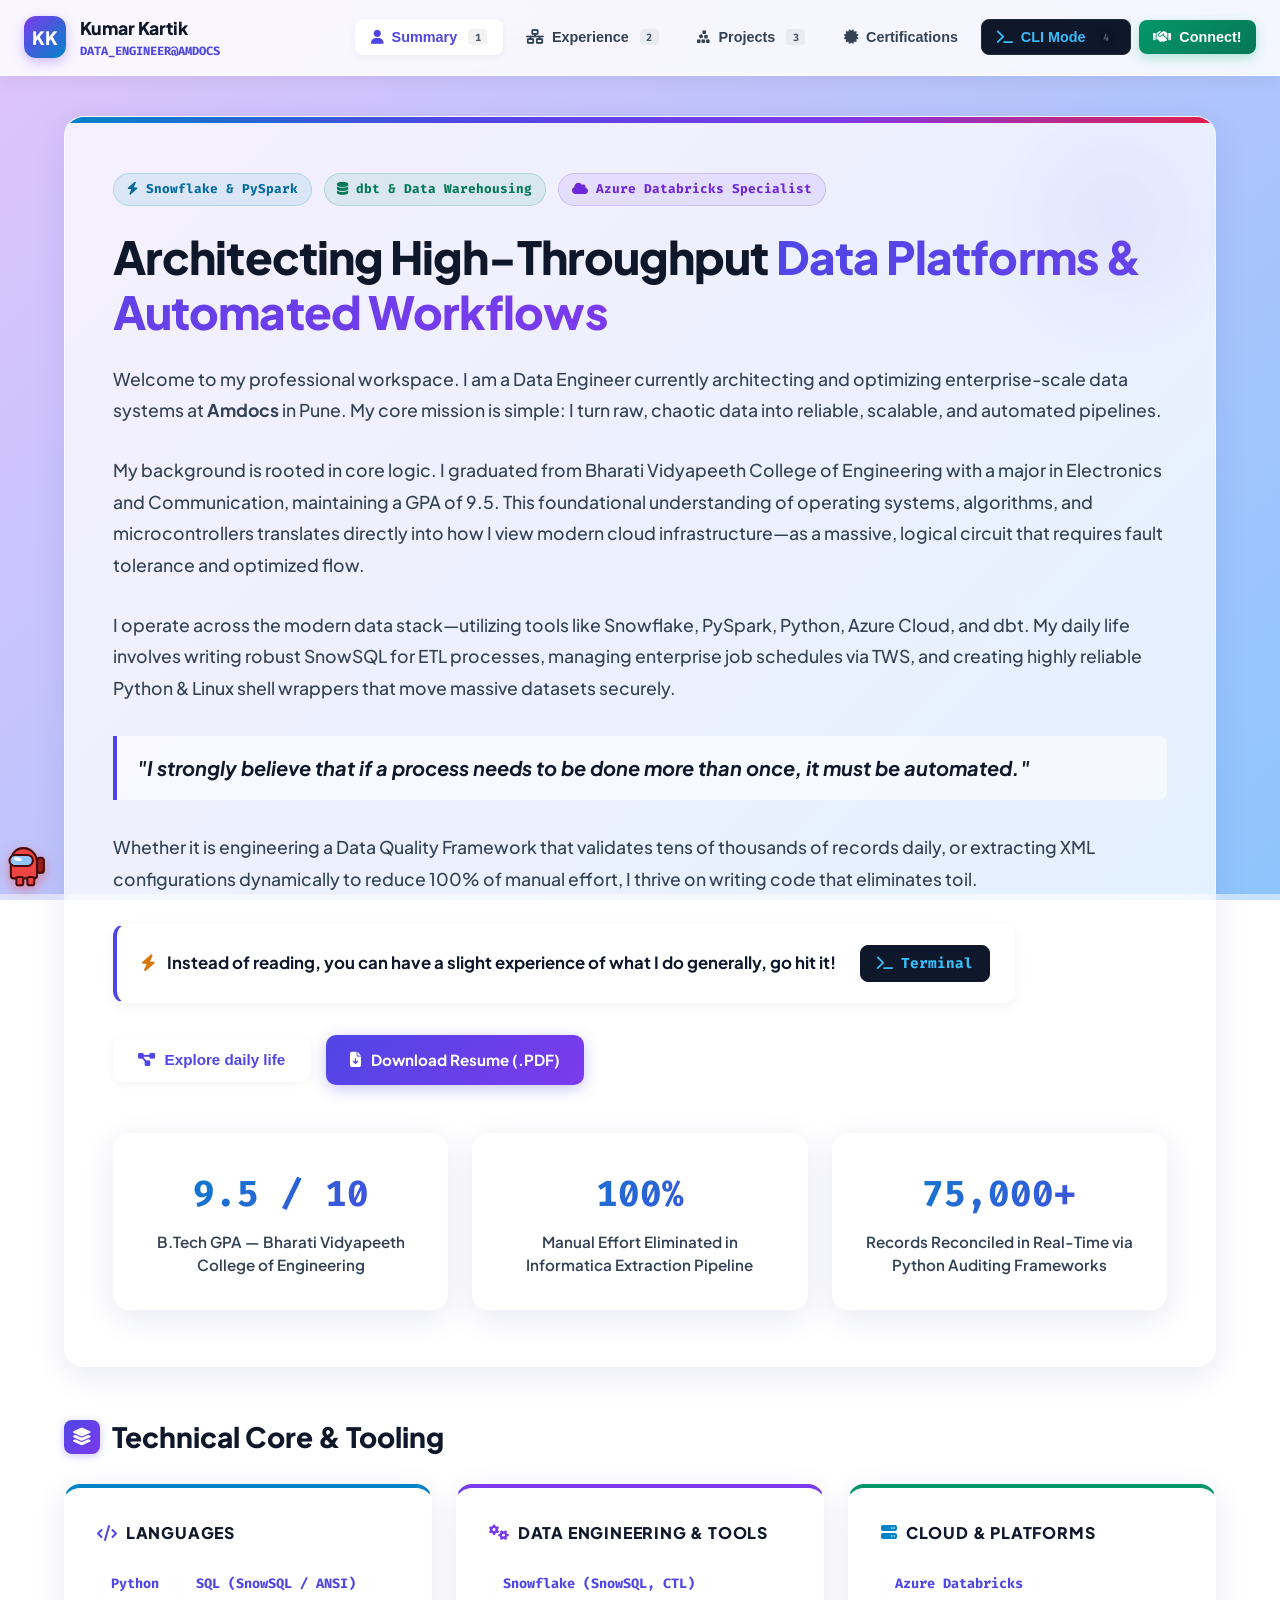
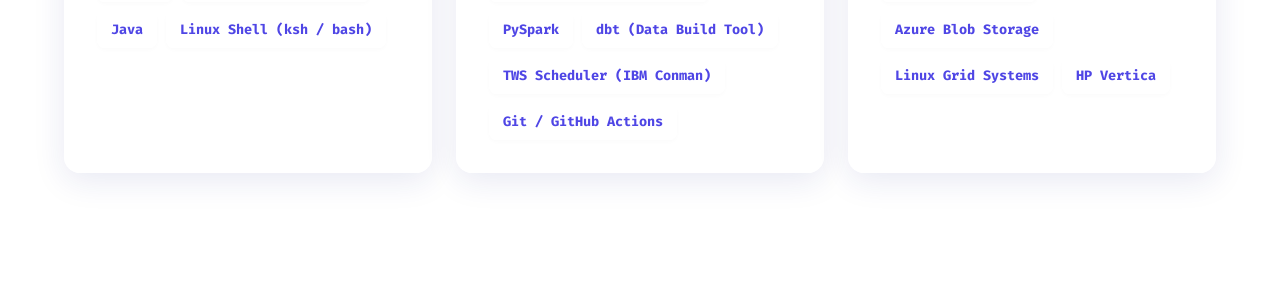
<file: index_v2.html>
<!DOCTYPE html>
<html lang="en">
<head>
  <meta charset="UTF-8" />
  <meta name="viewport" content="width=device-width, initial-scale=1.0" />
  <title>Kumar Kartik | Data Engineer</title>
  
  <!-- Font Awesome -->
  <link rel="stylesheet" href="https://cdnjs.cloudflare.com/ajax/libs/font-awesome/6.5.1/css/all.min.css" />
  <!-- Google Fonts -->
  <link rel="preconnect" href="https://fonts.googleapis.com">
  <link rel="preconnect" href="https://fonts.gstatic.com" crossorigin>
  <link href="https://fonts.googleapis.com/css2?family=Fira+Code:wght@400;500;600;700&family=Plus+Jakarta+Sans:wght@400;500;600;700;800&display=swap" rel="stylesheet">

  <style>
    :root {
      /* Aurora Glass Theme - Colorful & Professional */
      --primary: #4F46E5;
      --primary-hover: #4338CA;
      --accent-cyan: #0284C7;
      --accent-emerald: #059669;
      --accent-amber: #D97706;
      --accent-purple: #7C3AED;
      --accent-rose: #E11D48;
      
      --text-main: #0F172A;
      --text-muted: #334155;
      --text-dim: #475569;
      
      /* Glassmorphism Variables */
      --glass-bg: rgba(255, 255, 255, 0.75);
      --glass-border: rgba(255, 255, 255, 0.6);
      --glass-shadow: 0 8px 32px rgba(31, 38, 135, 0.1);
      
      --font-sans: 'Plus Jakarta Sans', -apple-system, BlinkMacSystemFont, sans-serif;
      --font-mono: 'Fira Code', monospace;
    }

    * {
      box-sizing: border-box;
      margin: 0;
      padding: 0;
      scroll-behavior: smooth;
    }

    body {
      /* Vibrant Gradient Background */
      background: linear-gradient(135deg, #e0c3fc 0%, #8ec5fc 100%);
      background-attachment: fixed;
      color: var(--text-main);
      font-family: var(--font-sans);
      line-height: 1.6;
      overflow-x: hidden;
      min-height: 100vh;
      display: flex;
      flex-direction: column;
      padding-bottom: 60px;
    }

    /* Fixed Bottom Progress Bar & Among Us Runner */
    #bottom-runner-bar {
      position: fixed;
      bottom: 0;
      left: 0;
      width: 100%;
      height: 6px;
      background: rgba(255, 255, 255, 0.5);
      z-index: 9999;
      backdrop-filter: blur(5px);
    }

    #bottom-runner-fill {
      height: 100%;
      width: 0%;
      background: linear-gradient(90deg, #EF4444, #B91C1C);
      transition: width 0.05s ease-out;
    }

    #amongus-scroller {
      position: fixed;
      bottom: 6px;
      left: 0%;
      transform: translateX(-50%);
      pointer-events: none;
      z-index: 10000;
      width: 44px;
      height: 50px;
      transition: left 0.05s ease-out;
      filter: drop-shadow(0 4px 6px rgba(239, 68, 68, 0.5));
    }

    #crewmate-wrapper {
      width: 100%;
      height: 100%;
      transform-origin: center center;
      transition: transform 0.2s ease-in-out;
    }

    .crewmate-body {
      animation: amongUsRun 0.4s infinite alternate ease-in-out;
      transform-origin: bottom center;
    }

    @keyframes amongUsRun {
      0% { transform: translateY(0) rotate(-3deg); }
      100% { transform: translateY(-5px) rotate(4deg); }
    }

    /* Header Nav */
    header {
      position: sticky;
      top: 0;
      background: rgba(255, 255, 255, 0.85);
      backdrop-filter: blur(16px);
      -webkit-backdrop-filter: blur(16px);
      border-bottom: 1px solid rgba(255, 255, 255, 0.5);
      z-index: 900;
      padding: 0.85rem 1.5rem;
      box-shadow: 0 4px 20px -2px rgba(0, 0, 0, 0.08);
    }

    .nav-container {
      max-width: 1300px;
      margin: 0 auto;
      display: flex;
      justify-content: space-between;
      align-items: center;
      gap: 1rem;
      flex-wrap: wrap;
    }

    .brand {
      display: flex;
      align-items: center;
      gap: 0.85rem;
      cursor: pointer;
      text-decoration: none;
    }

    .brand-avatar {
      width: 42px;
      height: 42px;
      border-radius: 12px;
      background: linear-gradient(135deg, var(--accent-purple), var(--accent-cyan));
      display: flex;
      align-items: center;
      justify-content: center;
      font-weight: 800;
      color: #FFFFFF;
      font-size: 1.15rem;
      box-shadow: 0 4px 12px rgba(139, 92, 246, 0.4);
    }

    .brand-meta h1 {
      font-size: 1.1rem;
      font-weight: 800;
      letter-spacing: -0.01em;
      color: var(--text-main);
    }

    .brand-meta p {
      font-size: 0.75rem;
      color: var(--primary);
      font-family: var(--font-mono);
      font-weight: 700;
    }

    /* Desktop Navigation */
    .nav-links {
      display: flex;
      gap: 0.5rem;
      list-style: none;
      align-items: center;
    }

    .mobile-menu-btn {
      display: none;
      background: transparent;
      border: none;
      font-size: 1.5rem;
      color: var(--text-main);
      cursor: pointer;
      transition: color 0.2s;
    }

    .nav-btn {
      padding: 0.55rem 0.9rem;
      border-radius: 8px;
      font-size: 0.9rem;
      font-weight: 700;
      color: var(--text-muted);
      cursor: pointer;
      border: 1px solid transparent;
      background: transparent;
      transition: all 0.2s ease;
      display: flex;
      align-items: center;
      gap: 0.5rem;
      white-space: nowrap;
    }

    .shortcut-key {
      font-size: 0.65rem;
      background: rgba(0,0,0,0.05);
      color: var(--text-dim);
      padding: 0.1rem 0.4rem;
      border-radius: 4px;
      font-family: var(--font-mono);
      margin-left: 0.2rem;
    }

    .nav-btn:hover {
      color: var(--primary);
      background: rgba(255, 255, 255, 0.5);
    }

    .nav-btn.active {
      color: var(--primary);
      background: #FFFFFF;
      border-color: rgba(255,255,255,0.8);
      box-shadow: 0 2px 8px rgba(0,0,0,0.05);
    }

    .nav-btn.cli-btn {
      background: #0F172A;
      border: 1px solid #1E293B;
      color: #38BDF8;
    }

    .nav-btn.cli-btn:hover, .nav-btn.cli-btn.active {
      background: #1E293B;
      color: #7DD3FC;
      box-shadow: 0 4px 12px rgba(15, 23, 42, 0.3);
    }

    .btn-connect {
      background: linear-gradient(135deg, var(--accent-emerald), #047857) !important;
      color: #FFFFFF !important;
      font-weight: 700 !important;
      border: none !important;
      box-shadow: 0 4px 12px rgba(16, 185, 129, 0.3);
    }

    .btn-connect:hover {
      transform: translateY(-1px);
      box-shadow: 0 6px 16px rgba(16, 185, 129, 0.4);
    }

    /* Main Container */
    main {
      flex: 1;
      max-width: 1200px;
      width: 100%;
      margin: 0 auto;
      padding: 2.5rem 1.5rem 4rem;
    }

    .page-section {
      display: none;
      animation: fadeIn 0.4s cubic-bezier(0.16, 1, 0.3, 1) forwards;
    }

    .page-section.active {
      display: block;
    }

    @keyframes fadeIn {
      from { opacity: 0; transform: translateY(15px); }
      to { opacity: 1; transform: translateY(0); }
    }

    /* Global Glass Cards */
    .glass-card {
      background: var(--glass-bg);
      backdrop-filter: blur(16px);
      -webkit-backdrop-filter: blur(16px);
      border: 1px solid var(--glass-border);
      border-radius: 20px;
      box-shadow: var(--glass-shadow);
      padding: 3.5rem 3rem;
    }

    /* Summary Page */
    .hero-box {
      margin-bottom: 3rem;
      position: relative;
      overflow: hidden;
    }

    .hero-box::before {
      content: '';
      position: absolute;
      top: 0;
      left: 0;
      right: 0;
      height: 6px;
      background: linear-gradient(90deg, var(--accent-cyan), var(--primary), var(--accent-purple), var(--accent-rose));
    }

    /* Decorative background blobs for color */
    .hero-box::after {
      content: '';
      position: absolute;
      top: -50px;
      right: -50px;
      width: 300px;
      height: 300px;
      background: radial-gradient(circle, rgba(139, 92, 246, 0.08) 0%, rgba(255,255,255,0) 70%);
      border-radius: 50%;
      pointer-events: none;
    }

    .hero-badge-row {
      display: flex;
      flex-wrap: wrap;
      gap: 0.75rem;
      margin-bottom: 1.5rem;
    }

    .pill {
      font-size: 0.8rem;
      font-family: var(--font-mono);
      font-weight: 700;
      padding: 0.35rem 0.8rem;
      border-radius: 9999px;
      border: 1px solid;
    }

    .pill-cyan { background: rgba(8, 145, 178, 0.1); color: #0369A1; border-color: rgba(8, 145, 178, 0.2); }
    .pill-emerald { background: rgba(5, 150, 105, 0.1); color: #047857; border-color: rgba(5, 150, 105, 0.2); }
    .pill-purple { background: rgba(124, 58, 237, 0.1); color: #6D28D9; border-color: rgba(124, 58, 237, 0.2); }

    .hero-title {
      font-size: 2.85rem;
      font-weight: 800;
      line-height: 1.2;
      letter-spacing: -0.02em;
      margin-bottom: 1.5rem;
      color: var(--text-main);
    }

    .hero-title span {
      background: linear-gradient(135deg, var(--primary), var(--accent-purple));
      -webkit-background-clip: text;
      -webkit-text-fill-color: transparent;
    }

    .hero-para {
      font-size: 1.1rem;
      color: var(--text-muted);
      margin-bottom: 1.75rem;
      line-height: 1.8;
      font-weight: 500;
    }

    .experience-lead-box {
      background: rgba(255, 255, 255, 0.9);
      border: 1px solid rgba(255, 255, 255, 0.5);
      border-left: 4px solid var(--primary);
      border-radius: 12px;
      padding: 1.25rem 1.5rem;
      margin-bottom: 2rem;
      display: inline-flex;
      align-items: center;
      gap: 1.5rem;
      flex-wrap: wrap;
      box-shadow: 0 4px 15px rgba(0,0,0,0.05);
    }

    .experience-lead-box p {
      font-size: 1.05rem;
      font-weight: 700;
      color: var(--text-main);
      margin: 0;
    }

    .btn-terminal-small {
      background: #0F172A;
      color: #38BDF8;
      border: 1px solid #0F172A;
      font-family: var(--font-mono);
      font-size: 0.9rem;
      font-weight: 700;
      padding: 0.5rem 1rem;
      border-radius: 8px;
      cursor: pointer;
      display: inline-flex;
      align-items: center;
      gap: 0.5rem;
      transition: all 0.2s;
    }

    .btn-terminal-small:hover {
      background: #1E293B;
      color: #7DD3FC;
      box-shadow: 0 4px 12px rgba(15, 23, 42, 0.3);
      transform: translateY(-1px);
    }

    .hero-actions {
      display: flex;
      flex-wrap: wrap;
      gap: 1rem;
      align-items: center;
    }

    .btn-solid {
      background: rgba(255,255,255,0.8);
      color: var(--primary);
      border: 1px solid rgba(255,255,255,1);
      padding: 0.8rem 1.5rem;
      border-radius: 10px;
      font-weight: 700;
      font-size: 0.95rem;
      cursor: pointer;
      display: inline-flex;
      align-items: center;
      gap: 0.6rem;
      text-decoration: none;
      transition: all 0.2s;
      box-shadow: 0 2px 10px rgba(0,0,0,0.05);
    }

    .btn-solid:hover {
      background: #FFFFFF;
      transform: translateY(-2px);
      box-shadow: 0 4px 15px rgba(0,0,0,0.1);
    }

    .btn-resume {
      background: linear-gradient(135deg, var(--primary), var(--accent-purple));
      color: #ffffff !important;
      border: none;
      box-shadow: 0 4px 15px rgba(79, 70, 229, 0.3);
    }

    .btn-resume:hover {
      background: linear-gradient(135deg, var(--primary-hover), #6D28D9);
      box-shadow: 0 6px 20px rgba(79, 70, 229, 0.4);
    }

    .stats-grid {
      display: grid;
      grid-template-columns: repeat(auto-fit, minmax(260px, 1fr));
      gap: 1.5rem;
      margin-top: 3rem;
    }

    .stat-card {
      background: var(--glass-bg);
      backdrop-filter: blur(10px);
      border: 1px solid var(--glass-border);
      border-radius: 16px;
      padding: 2rem;
      text-align: center;
      box-shadow: var(--glass-shadow);
      transition: transform 0.2s;
    }
    
    .stat-card:hover {
      transform: translateY(-3px);
    }

    .stat-card h3 {
      font-size: 2.25rem;
      font-weight: 800;
      background: linear-gradient(135deg, var(--accent-cyan), var(--primary));
      -webkit-background-clip: text;
      -webkit-text-fill-color: transparent;
      font-family: var(--font-mono);
      margin-bottom: 0.5rem;
    }

    .stat-card p {
      color: var(--text-muted);
      font-size: 0.95rem;
      font-weight: 600;
      line-height: 1.5;
    }

    .skills-section { margin-top: 3rem; }

    .section-title {
      font-size: 1.75rem;
      font-weight: 800;
      margin-bottom: 1.5rem;
      display: flex;
      align-items: center;
      gap: 0.75rem;
      color: var(--text-main);
    }

    .section-title i { 
      color: #FFFFFF;
      background: linear-gradient(135deg, var(--primary), var(--accent-purple));
      padding: 0.5rem;
      border-radius: 8px;
      font-size: 1.1rem;
      box-shadow: 0 2px 8px rgba(79, 70, 229, 0.3);
    }

    .skills-grid {
      display: grid;
      grid-template-columns: repeat(auto-fit, minmax(280px, 1fr));
      gap: 1.5rem;
    }

    .skill-block {
      background: var(--glass-bg);
      backdrop-filter: blur(10px);
      border: 1px solid var(--glass-border);
      border-radius: 16px;
      padding: 2rem;
      box-shadow: var(--glass-shadow);
      border-top: 4px solid var(--accent-cyan);
    }

    .skill-block:nth-child(2) { border-top-color: var(--accent-purple); }
    .skill-block:nth-child(3) { border-top-color: var(--accent-emerald); }

    .skill-block h4 {
      font-size: 1rem;
      color: var(--text-main);
      text-transform: uppercase;
      letter-spacing: 0.05em;
      margin-bottom: 1.25rem;
      display: flex;
      align-items: center;
      gap: 0.5rem;
      font-weight: 800;
    }

    .skill-tags {
      display: flex;
      flex-wrap: wrap;
      gap: 0.6rem;
    }

    .skill-tag {
      background: rgba(255,255,255,0.9);
      border: 1px solid rgba(255,255,255,0.5);
      padding: 0.4rem 0.8rem;
      border-radius: 8px;
      font-size: 0.85rem;
      font-family: var(--font-mono);
      color: var(--primary);
      font-weight: 700;
      box-shadow: 0 2px 4px rgba(0,0,0,0.02);
    }

    /* Experience Pipeline */
    .pipeline-wrapper {
      position: relative;
      padding-left: 2.5rem;
      margin-top: 2rem;
    }

    .pipeline-wrapper::before {
      content: '';
      position: absolute;
      top: 15px;
      bottom: 20px;
      left: 7px;
      width: 4px;
      background: linear-gradient(180deg, var(--accent-cyan), var(--primary), var(--accent-purple), var(--accent-rose));
      border-radius: 4px;
    }

    .pipeline-card {
      position: relative;
      background: var(--glass-bg);
      backdrop-filter: blur(10px);
      border: 1px solid var(--glass-border);
      border-radius: 16px;
      padding: 2rem;
      margin-bottom: 2rem;
      transition: all 0.3s ease;
      box-shadow: var(--glass-shadow);
    }

    .pipeline-card:hover {
      transform: translateX(6px);
      box-shadow: 0 8px 25px rgba(79, 70, 229, 0.15);
      border-color: rgba(255,255,255,1);
    }

    .pipeline-card::after {
      content: '';
      position: absolute;
      left: -2.85rem;
      top: 1.75rem;
      width: 16px;
      height: 16px;
      border-radius: 50%;
      background: var(--primary);
      border: 4px solid #E0C3FC; 
    }

    .card-meta {
      display: flex;
      justify-content: space-between;
      align-items: center;
      margin-bottom: 1rem;
    }

    .card-tag {
      font-family: var(--font-mono);
      font-size: 0.8rem;
      font-weight: 700;
      padding: 0.3rem 0.7rem;
      border-radius: 6px;
      background: rgba(255,255,255,0.9);
      color: var(--primary);
      border: 1px solid rgba(255,255,255,0.5);
      box-shadow: 0 2px 4px rgba(0,0,0,0.02);
    }

    .pipeline-card h3 {
      font-size: 1.3rem;
      font-weight: 800;
      margin-bottom: 0.85rem;
      color: var(--text-main);
    }

    .pipeline-card p {
      color: var(--text-muted);
      font-size: 1.05rem;
      line-height: 1.7;
      font-weight: 500;
    }

    .metric-badge {
      display: inline-flex;
      align-items: center;
      gap: 0.4rem;
      margin-top: 1.25rem;
      font-size: 0.85rem;
      font-family: var(--font-mono);
      font-weight: 700;
      background: rgba(16, 185, 129, 0.1);
      color: #047857;
      border: 1px solid rgba(16, 185, 129, 0.2);
      padding: 0.4rem 0.8rem;
      border-radius: 8px;
    }

    /* Projects Grid */
    .projects-grid {
      display: grid;
      grid-template-columns: repeat(auto-fit, minmax(320px, 1fr));
      gap: 2rem;
    }

    .project-card {
      background: var(--glass-bg);
      backdrop-filter: blur(10px);
      border: 1px solid var(--glass-border);
      border-radius: 16px;
      padding: 2.25rem;
      display: flex;
      flex-direction: column;
      justify-content: space-between;
      transition: all 0.3s ease;
      box-shadow: var(--glass-shadow);
    }

    .project-card:hover {
      transform: translateY(-5px);
      box-shadow: 0 12px 30px rgba(139, 92, 246, 0.15);
      border-color: rgba(255,255,255,1);
    }

    .project-top h3 {
      font-size: 1.35rem;
      font-weight: 800;
      color: var(--text-main);
      margin-bottom: 1rem;
    }

    .project-top p {
      font-size: 1.05rem;
      color: var(--text-muted);
      line-height: 1.7;
      margin-bottom: 1.5rem;
      font-weight: 500;
    }

    .project-tech {
      display: flex;
      flex-wrap: wrap;
      gap: 0.5rem;
    }

    .tech-pill {
      font-size: 0.85rem;
      font-family: var(--font-mono);
      background: rgba(255,255,255,0.9);
      border: 1px solid rgba(255,255,255,0.5);
      padding: 0.35rem 0.75rem;
      border-radius: 8px;
      color: var(--text-main);
      font-weight: 700;
      box-shadow: 0 2px 4px rgba(0,0,0,0.02);
    }

    /* Certifications Flow */
    .cert-flow-container {
      display: flex;
      flex-direction: column;
      gap: 2rem;
      position: relative;
    }

    .flow-node {
      background: var(--glass-bg);
      backdrop-filter: blur(10px);
      border: 1px solid var(--glass-border);
      border-radius: 16px;
      padding: 2.25rem;
      transition: all 0.2s ease;
      box-shadow: var(--glass-shadow);
    }

    .flow-connector {
      display: flex;
      justify-content: center;
      align-items: center;
      height: 35px;
      color: #FFFFFF;
      font-size: 1.5rem;
      filter: drop-shadow(0 2px 4px rgba(0,0,0,0.1));
    }

    .flow-node-header {
      display: flex;
      justify-content: space-between;
      align-items: flex-start;
      gap: 1rem;
      margin-bottom: 1.25rem;
      flex-wrap: wrap;
    }

    .cert-authority {
      display: flex;
      align-items: center;
      gap: 1.25rem;
    }

    .cert-authority i {
      font-size: 2.5rem;
      color: var(--primary);
    }

    .cert-authority h3 {
      font-size: 1.25rem;
      font-weight: 800;
      color: var(--text-main);
    }

    .cert-link {
      font-family: var(--font-mono);
      font-size: 0.9rem;
      font-weight: 700;
      color: var(--accent-cyan);
      text-decoration: none;
      display: inline-flex;
      align-items: center;
      gap: 0.5rem;
      padding: 0.5rem 1rem;
      border-radius: 8px;
      border: 1px solid rgba(255,255,255,0.8);
      background: rgba(255,255,255,0.9);
      transition: all 0.2s;
      box-shadow: 0 2px 4px rgba(0,0,0,0.05);
    }

    .cert-link:hover {
      background: var(--accent-cyan);
      color: #FFFFFF;
      border-color: var(--accent-cyan);
    }

    .flow-node p {
      color: var(--text-muted);
      font-size: 1.05rem;
      margin-bottom: 1.5rem;
      line-height: 1.7;
      font-weight: 500;
    }

    .cert-takeaways {
      background: rgba(255,255,255,0.6);
      padding: 1.25rem;
      border-radius: 12px;
      font-size: 0.95rem;
      color: var(--text-main);
      border-left: 4px solid var(--accent-purple);
      font-weight: 600;
    }

    /* Linux CLI Interface */
    .cli-window {
      background: #0F172A;
      border: 1px solid rgba(255,255,255,0.2);
      border-radius: 12px;
      box-shadow: 0 25px 50px -12px rgba(0,0,0,0.4);
      overflow: hidden;
      font-family: var(--font-mono);
      margin-top: 1rem;
      width: 100%;
    }

    .cli-titlebar {
      background: #1E293B;
      padding: 0.85rem 1.5rem;
      display: flex;
      align-items: center;
      justify-content: space-between;
      border-bottom: 1px solid #334155;
    }

    .window-controls {
      display: flex;
      gap: 0.5rem;
    }

    .dot { width: 12px; height: 12px; border-radius: 50%; display: inline-block; }
    .dot-red { background: #EF4444; }
    .dot-yellow { background: #F59E0B; }
    .dot-green { background: #10B981; }

    .cli-title-text {
      font-size: 0.9rem;
      color: #94A3B8;
      font-weight: 600;
    }

    .cli-body {
      padding: 2rem;
      height: 500px;
      overflow-y: auto;
      overflow-x: hidden;
      font-size: 1rem;
      line-height: 1.6;
    }

    .terminal-out {
      color: #E2E8F0;
      white-space: pre-wrap; 
      word-break: break-word; 
      overflow-wrap: break-word; 
      margin-bottom: 1rem;
    }

    .cli-input-line {
      display: flex;
      align-items: center;
      gap: 0.75rem;
      margin-top: 1rem;
      flex-wrap: wrap; 
    }

    .prompt-label {
      color: #34D399;
      font-weight: 700;
      white-space: nowrap;
    }

    /* Wrap input and send button together for mobile */
    .cli-input-wrapper {
      display: flex;
      align-items: center;
      flex: 1;
      background: rgba(255,255,255,0.05);
      border-radius: 8px;
      padding: 0.2rem 0.5rem;
      border: 1px solid rgba(255,255,255,0.1);
      min-width: 250px;
    }

    .cli-input {
      flex: 1;
      background: transparent;
      border: none;
      outline: none;
      color: #F8FAFC;
      font-family: var(--font-mono);
      font-size: 16px; 
      padding: 0.5rem;
    }

    .cli-submit-btn {
      background: #38BDF8;
      border: none;
      color: #0F172A;
      border-radius: 6px;
      padding: 0.4rem 0.8rem;
      cursor: pointer;
      font-size: 0.9rem;
      transition: all 0.2s;
      display: flex;
      align-items: center;
      justify-content: center;
    }

    .cli-submit-btn:hover {
      background: #7DD3FC;
    }

    .terminal-command-hint {
      display: flex;
      flex-wrap: wrap;
      gap: 0.75rem;
      margin-top: 1.5rem;
      padding-top: 1.5rem;
      border-top: 1px dashed #334155;
    }

    .hint-chip {
      background: #1E293B;
      border: 1px solid #475569;
      padding: 0.4rem 0.85rem;
      border-radius: 8px;
      font-size: 0.85rem;
      color: #38BDF8;
      cursor: pointer;
      transition: all 0.2s;
    }

    .hint-chip:hover {
      background: #334155;
      color: #fff;
    }

    /* Modal Styling for Connect */
    .modal-overlay {
      position: fixed;
      top: 0; left: 0; right: 0; bottom: 0;
      background: rgba(15, 23, 42, 0.6);
      backdrop-filter: blur(8px);
      display: none;
      align-items: center;
      justify-content: center;
      z-index: 100000;
      opacity: 0;
      transition: opacity 0.3s ease;
      padding: 1rem;
    }

    .modal-overlay.active {
      display: flex;
      opacity: 1;
    }

    .modal-content {
      background: var(--glass-bg);
      backdrop-filter: blur(20px);
      -webkit-backdrop-filter: blur(20px);
      border: 1px solid var(--glass-border);
      border-radius: 20px;
      padding: 3.5rem 3rem;
      max-width: 700px;
      width: 100%;
      position: relative;
      box-shadow: 0 25px 50px -12px rgba(31, 38, 135, 0.25);
      transform: translateY(20px);
      transition: transform 0.3s ease;
      text-align: center;
      border-top: 6px solid var(--primary);
    }

    .modal-overlay.active .modal-content {
      transform: translateY(0);
    }

    .modal-close {
      position: absolute;
      top: 1.5rem;
      right: 1.5rem;
      background: rgba(255,255,255,0.8);
      border: none;
      width: 40px;
      height: 40px;
      border-radius: 50%;
      font-size: 1.25rem;
      color: var(--text-muted);
      cursor: pointer;
      transition: all 0.2s;
      display: flex;
      align-items: center;
      justify-content: center;
      box-shadow: 0 2px 8px rgba(0,0,0,0.1);
    }

    .modal-close:hover {
      background: #FEE2E2;
      color: var(--accent-rose);
    }

    .modal-title {
      font-size: 2rem;
      font-weight: 800;
      color: var(--text-main);
      margin-bottom: 1.25rem;
      line-height: 1.3;
    }

    .modal-desc {
      font-size: 1.15rem;
      color: var(--text-muted);
      margin-bottom: 2.5rem;
      line-height: 1.6;
      font-weight: 500;
    }

    .contact-grid {
      display: grid;
      grid-template-columns: repeat(auto-fit, minmax(200px, 1fr));
      gap: 1.25rem;
      text-align: left;
    }

    .contact-card {
      background: rgba(255,255,255,0.9);
      border: 1px solid rgba(255,255,255,0.5);
      border-radius: 12px;
      padding: 1.5rem;
      display: flex;
      align-items: center;
      gap: 1.25rem;
      text-decoration: none;
      color: inherit;
      transition: all 0.2s;
      box-shadow: 0 4px 10px rgba(0,0,0,0.03);
    }

    .contact-card:hover {
      border-color: var(--primary);
      box-shadow: 0 6px 16px rgba(79, 70, 229, 0.15);
      transform: translateY(-3px);
      background: #FFFFFF;
    }

    .contact-card i {
      font-size: 1.75rem;
      color: var(--primary);
    }

    .contact-card div h4 {
      font-size: 0.85rem;
      color: var(--text-dim);
      text-transform: uppercase;
      font-family: var(--font-mono);
      margin-bottom: 0.25rem;
      font-weight: 700;
    }

    .contact-card div p {
      font-size: 1rem;
      font-weight: 800;
      color: var(--text-main);
      word-break: break-word;
    }

    /* Mobile Responsive Overrides */
    @media (max-width: 900px) {
      .hero-box.glass-card { padding: 2.5rem 1.5rem; }
      .hero-box { padding: 2.5rem 1.5rem; }
      .hero-title { font-size: 2.25rem; }
      
      .mobile-menu-btn { display: block; }
      
      .nav-links { 
        display: none; 
        flex-direction: column; 
        width: 100%; 
        position: absolute;
        top: 100%;
        left: 0;
        background: rgba(255,255,255,0.98);
        padding: 1rem;
        box-shadow: 0 10px 20px rgba(0,0,0,0.1);
        border-bottom: 1px solid rgba(255,255,255,0.5);
      }
      
      .nav-links.show { display: flex; }
      
      .nav-btn {
        width: 100%;
        justify-content: flex-start;
        padding: 0.85rem 1rem;
      }
      
      .modal-content { padding: 2.5rem 1.5rem; }
      .modal-title { font-size: 1.6rem; }
      .pipeline-wrapper { padding-left: 1.5rem; }
      .pipeline-card { padding: 1.5rem; }
      
      /* Mobile CLI Fix */
      .cli-body { padding: 1rem; height: 400px; }
      .cli-input-line { flex-direction: column; align-items: flex-start; gap: 0.5rem; }
      .cli-input-wrapper { width: 100%; min-width: 100%; margin-top: 0.5rem; }
    }
  </style>
</head>
<body>

  <!-- Top Navigation Header -->
  <header>
    <div class="nav-container">
      <div class="brand" onclick="navigateTo('summary')">
        <div class="brand-avatar">KK</div>
        <div class="brand-meta">
          <h1>Kumar Kartik</h1>
          <p>DATA_ENGINEER@AMDOCS</p>
        </div>
      </div>

      <!-- Hamburger Menu Button -->
      <button class="mobile-menu-btn" onclick="toggleMobileMenu()">
        <i class="fa-solid fa-bars"></i>
      </button>

      <nav>
        <ul class="nav-links" id="nav-links">
          <li><button class="nav-btn active" id="nav-summary" onclick="navigateTo('summary')"><i class="fa-solid fa-user"></i> Summary <span class="shortcut-key">1</span></button></li>
          <li><button class="nav-btn" id="nav-experience" onclick="navigateTo('experience')"><i class="fa-solid fa-network-wired"></i> Experience <span class="shortcut-key">2</span></button></li>
          <li><button class="nav-btn" id="nav-projects" onclick="navigateTo('projects')"><i class="fa-solid fa-cubes-stacked"></i> Projects <span class="shortcut-key">3</span></button></li>
          <li><button class="nav-btn" id="nav-certifications" onclick="navigateTo('certifications')"><i class="fa-solid fa-certificate"></i> Certifications</button></li>
          <li><button class="nav-btn cli-btn" id="nav-cli" onclick="navigateTo('cli')"><i class="fa-solid fa-terminal"></i> CLI Mode <span class="shortcut-key">4</span></button></li>
          <li><button class="nav-btn btn-connect" id="nav-contact" onclick="openContactModal()"><i class="fa-solid fa-handshake"></i> Connect!</button></li>
        </ul>
      </nav>
    </div>
  </header>

  <main>
    <!-- SECTION 1: SUMMARY -->
    <section id="section-summary" class="page-section active">
      <div class="hero-box glass-card">
        <div class="hero-badge-row">
          <span class="pill pill-cyan"><i class="fa-solid fa-bolt"></i> Snowflake & PySpark</span>
          <span class="pill pill-emerald"><i class="fa-solid fa-database"></i> dbt & Data Warehousing</span>
          <span class="pill pill-purple"><i class="fa-solid fa-cloud"></i> Azure Databricks Specialist</span>
        </div>

        <h2 class="hero-title">
          Architecting High-Throughput <span>Data Platforms & Automated Workflows</span>
        </h2>

        <p class="hero-para">
          Welcome to my professional workspace. I am a Data Engineer currently architecting and optimizing enterprise-scale data systems at <strong>Amdocs</strong> in Pune. My core mission is simple: I turn raw, chaotic data into reliable, scalable, and automated pipelines.
        </p>

        <p class="hero-para">
          My background is rooted in core logic. I graduated from Bharati Vidyapeeth College of Engineering with a major in Electronics and Communication, maintaining a GPA of 9.5. This foundational understanding of operating systems, algorithms, and microcontrollers translates directly into how I view modern cloud infrastructure—as a massive, logical circuit that requires fault tolerance and optimized flow.
        </p>

        <p class="hero-para">
          I operate across the modern data stack—utilizing tools like Snowflake, PySpark, Python, Azure Cloud, and dbt. My daily life involves writing robust SnowSQL for ETL processes, managing enterprise job schedules via TWS, and creating highly reliable Python & Linux shell wrappers that move massive datasets securely.
        </p>

        <blockquote style="border-left: 4px solid var(--primary); padding-left: 1.25rem; margin: 2rem 0; font-style: italic; color: var(--text-main); font-weight: 700; font-size: 1.25rem; background: rgba(255,255,255,0.6); padding: 1rem 1.25rem; border-radius: 0 8px 8px 0;">
          "I strongly believe that if a process needs to be done more than once, it must be automated."
        </blockquote>

        <p class="hero-para">
          Whether it is engineering a Data Quality Framework that validates tens of thousands of records daily, or extracting XML configurations dynamically to reduce 100% of manual effort, I thrive on writing code that eliminates toil.
        </p>

        <div class="experience-lead-box">
          <p>
            <i class="fa-solid fa-bolt" style="color: var(--accent-amber); margin-right: 0.5rem;"></i>
            Instead of reading, you can have a slight experience of what I do generally, go hit it!
          </p>
          <button class="btn-terminal-small" onclick="navigateTo('cli')">
            <i class="fa-solid fa-terminal"></i> Terminal
          </button>
        </div>

        <div class="hero-actions">
          <button class="btn-solid" onclick="navigateTo('experience')">
            <i class="fa-solid fa-diagram-project"></i> Explore daily life
          </button>
          <a class="btn-solid btn-resume" id="downloadResumeBtn" onclick="triggerResumeDownload()">
            <i class="fa-solid fa-file-arrow-down"></i> Download Resume (.PDF)
          </a>
        </div>

        <div class="stats-grid">
          <div class="stat-card">
            <h3>9.5 / 10</h3>
            <p>B.Tech GPA — Bharati Vidyapeeth College of Engineering</p>
          </div>
          <div class="stat-card">
            <h3>100%</h3>
            <p>Manual Effort Eliminated in Informatica Extraction Pipeline</p>
          </div>
          <div class="stat-card">
            <h3>75,000+</h3>
            <p>Records Reconciled in Real-Time via Python Auditing Frameworks</p>
          </div>
        </div>
      </div>

      <!-- Skills Section -->
      <div class="skills-section">
        <h3 class="section-title"><i class="fa-solid fa-layer-group"></i> Technical Core & Tooling</h3>
        <div class="skills-grid">
          <div class="skill-block">
            <h4><i class="fa-solid fa-code" style="color: var(--primary);"></i> Languages</h4>
            <div class="skill-tags">
              <span class="skill-tag">Python</span>
              <span class="skill-tag">SQL (SnowSQL / ANSI)</span>
              <span class="skill-tag">Java</span>
              <span class="skill-tag">Linux Shell (ksh / bash)</span>
            </div>
          </div>
          <div class="skill-block">
            <h4><i class="fa-solid fa-gears" style="color: var(--accent-purple);"></i> Data Engineering & Tools</h4>
            <div class="skill-tags">
              <span class="skill-tag">Snowflake (SnowSQL, CTL)</span>
              <span class="skill-tag">PySpark</span>
              <span class="skill-tag">dbt (Data Build Tool)</span>
              <span class="skill-tag">TWS Scheduler (IBM Conman)</span>
              <span class="skill-tag">Git / GitHub Actions</span>
            </div>
          </div>
          <div class="skill-block">
            <h4><i class="fa-solid fa-server" style="color: var(--accent-cyan);"></i> Cloud & Platforms</h4>
            <div class="skill-tags">
              <span class="skill-tag">Azure Databricks</span>
              <span class="skill-tag">Azure Blob Storage</span>
              <span class="skill-tag">Linux Grid Systems</span>
              <span class="skill-tag">HP Vertica</span>
            </div>
          </div>
        </div>
      </div>
    </section>

    <!-- SECTION 2: EXPERIENCE / DAILY LIFE PIPELINE -->
    <section id="section-experience" class="page-section">
      <h2 class="section-title"><i class="fa-solid fa-timeline"></i> Production Pipeline & Daily Engineering at Amdocs</h2>
      <p style="color: var(--text-muted); margin-bottom: 3rem; font-size: 1.1rem; font-weight: 500;">
        Sep 2024 – Present | Full-time Data Engineer. How data moves through my daily responsibilities.
      </p>

      <div class="pipeline-wrapper">
        <div class="pipeline-card">
          <div class="card-meta">
            <span class="card-tag">STAGE 01 // INGESTION</span>
          </div>
          <h3>End-to-End ETL & SnowSQL Pipelines</h3>
          <p>Architected and engineered production-grade data pipelines orchestrating batch streams into Snowflake using SnowSQL and customized CTL batch files. Streamlined raw staging to intermediate data models with strictly governed transactional consistency.</p>
          <div class="metric-badge"><i class="fa-solid fa-circle-check"></i> High reliability, automated batch ingestion</div>
        </div>

        <div class="pipeline-card">
          <div class="card-meta">
            <span class="card-tag">STAGE 02 // ORCHESTRATION</span>
          </div>
          <h3>Enterprise Scheduling & Job Dependency Graphs</h3>
          <p>Authored, scheduled, and monitored complex enterprise workload streams using IBM Workload Scheduler (TWS). Reduced job stalls and eliminated manual interventions by creating automated fallback and recovery pipelines.</p>
          <div class="metric-badge"><i class="fa-solid fa-clock"></i> 99.8% on-time delivery across production runs</div>
        </div>
        
        <div class="pipeline-card">
          <div class="card-meta">
            <span class="card-tag">STAGE 03 // CLOUD TRANSFER</span>
          </div>
          <h3>Secure SFTP Cloud Storage Wrappers</h3>
          <p>Built fault-tolerant, encrypted SFTP transfer wrappers linking on-premise Linux grid servers directly to Azure Blob Containers. Ensured continuous data handoffs for cloud-based downstream processing.</p>
          <div class="metric-badge"><i class="fa-solid fa-shield-halved"></i> Zero data loss, automated credential rotation</div>
        </div>

        <div class="pipeline-card">
          <div class="card-meta">
            <span class="card-tag">STAGE 04 // DATA QUALITY</span>
          </div>
          <h3>Multi-Source Data Quality Framework (75,000+ Records)</h3>
          <p>Engineered an automated cross-database reconciliation suite in Python that concurrently extracts and compares tens of thousands of rows across Snowflake and Vertica databases. Generates dynamic, column-level variance reports highlighting discrepancies.</p>
          <div class="metric-badge"><i class="fa-solid fa-microchip"></i> 75,000 rows reconciled with color-coded variances</div>
        </div>

        <div class="pipeline-card">
          <div class="card-meta">
            <span class="card-tag">STAGE 05 // SYSTEM VISIBILITY</span>
          </div>
          <h3>Automated Operational Monitoring & Alerting</h3>
          <p>Designed a KornShell (ksh) monitoring engine that queries runtime metrics, start/end timestamps, and execution states from IBM Conman, publishing morning summaries to ensure complete operational visibility.</p>
          <div class="metric-badge"><i class="fa-solid fa-bell"></i> Proactive alerting before SLA breaches</div>
        </div>

        <div class="pipeline-card">
          <div class="card-meta">
            <span class="card-tag">STAGE 06 // CODE MIGRATION</span>
          </div>
          <h3>PowerCenter Automated Repository Harvester</h3>
          <p>Designed an automation engine to query and extract mappings and sessions as XML directly from Informatica PowerCenter repositories in parallel. Bundles archives into compressed zip packages and dispatches automated status updates via VM.</p>
          <div class="metric-badge"><i class="fa-solid fa-gauge-high"></i> Eliminated 100% of manual extraction effort</div>
        </div>
      </div>
    </section>

    <!-- SECTION 3: PROJECTS -->
    <section id="section-projects" class="page-section">
      <h2 class="section-title"><i class="fa-solid fa-diagram-project"></i> Key Engineering Projects</h2>
      <p style="color: var(--text-muted); margin-bottom: 2rem; font-size: 1.1rem; font-weight: 500;">
        Architectural deployments spanning production ELT data warehouses, distributed simulations, and enterprise REST APIs.
      </p>

      <div class="projects-grid">
        <div class="project-card">
          <div class="project-top">
            <span class="pill pill-cyan" style="margin-bottom: 1rem; display: inline-block;">DATA WAREHOUSE</span>
            <h3>Enterprise Sales Data Warehouse</h3>
            <p>
              Built an end-to-end ELT modern data warehouse using <strong>dbt</strong> and <strong>Snowflake</strong>. Transformed raw retail sales streams into staging, intermediate joins, and dimensional/fact star schemas. Implemented incremental model updates, dbt historical snapshots, schema tests, freshness verification, and reusable Jinja macros to guarantee high integrity.
            </p>
            <div class="project-tech">
              <span class="tech-pill">Snowflake</span>
              <span class="tech-pill">dbt Core</span>
              <span class="tech-pill">SQL</span>
              <span class="tech-pill">Jinja</span>
            </div>
          </div>
        </div>

        <div class="project-card">
          <div class="project-top">
            <span class="pill pill-purple" style="margin-bottom: 1rem; display: inline-block;">DISTRIBUTED SIMULATION</span>
            <h3>Edge Computing Server Network Simulation</h3>
            <p>
              Engineered dynamic load-balancing simulation algorithms for distributed edge computing nodes. Developed interactive visual animations and GUI monitors to model discrete events, packet queues, and failover behavior under high simulated network stress.
            </p>
            <div class="project-tech">
              <span class="tech-pill">Python</span>
              <span class="tech-pill">Salabim</span>
              <span class="tech-pill">SimPy</span>
            </div>
          </div>
        </div>

        <div class="project-card">
          <div class="project-top">
            <span class="pill pill-emerald" style="margin-bottom: 1rem; display: inline-block;">FULL STACK BACKEND</span>
            <h3>Course Management Spring REST API</h3>
            <p>
              Constructed an enterprise-grade RESTful API backend utilizing Java and Spring Boot. Followed strict MVC architecture with isolated Controller, Service, and Data Access Object (DAO) layers hooked up to MySQL with a responsive frontend built in React.js.
            </p>
            <div class="project-tech">
              <span class="tech-pill">Java</span>
              <span class="tech-pill">Spring Boot</span>
              <span class="tech-pill">MySQL</span>
              <span class="tech-pill">React.js</span>
            </div>
          </div>
        </div>
      </div>
    </section>

    <!-- SECTION 4: CERTIFICATIONS -->
    <section id="section-certifications" class="page-section">
      <h2 class="section-title"><i class="fa-solid fa-award"></i> Professional Certifications Pathway</h2>
      <p style="color: var(--text-muted); margin-bottom: 2rem; font-size: 1.1rem; font-weight: 500;">
        Verified credentials across cloud data platforms, Lakehouse architectures, and applied machine learning ecosystems.
      </p>

      <div class="cert-flow-container">
        <!-- Node 1 -->
        <div class="flow-node">
          <div class="flow-node-header">
            <div class="cert-authority">
              <i class="fa-solid fa-fire-flame-curved" style="color: #EF4444;"></i>
              <div>
                <h3>Databricks Certified Data Engineer Associate</h3>
                <span style="font-size: 0.9rem; color: var(--text-dim); font-weight: 700;">Databricks Academy Credential</span>
              </div>
            </div>
            <a href="https://credentials.databricks.com/5ca3ecb7-801c-4fdf-91cc-8d37aaceb247#acc.Tr1pIi6S" target="_blank" class="cert-link">
              Verify Credential <i class="fa-solid fa-arrow-up-right-from-square"></i>
            </a>
          </div>
          <p>
            Validates deep expertise with the Databricks Lakehouse Platform, Delta Lake ACID table semantics, PySpark streaming, batch transformations, Delta Live Tables (DLT), and production job orchestration via Databricks Workflows.
          </p>
          <div class="cert-takeaways">
            <strong>Key Learnings:</strong> Medallion Architecture (Bronze-Silver-Gold), Delta Lake time-travel, compaction, and production PySpark pipeline optimization.
          </div>
        </div>

        <div class="flow-connector"><i class="fa-solid fa-arrow-down"></i></div>

        <!-- Node 2 -->
        <div class="flow-node">
          <div class="flow-node-header">
            <div class="cert-authority">
              <i class="fa-brands fa-microsoft" style="color: #0284C7;"></i>
              <div>
                <h3>Azure Databricks Data Engineer Associate</h3>
                <span style="font-size: 0.9rem; color: var(--text-dim); font-weight: 700;">Microsoft Certified</span>
              </div>
            </div>
            <a href="https://learn.microsoft.com/en-us/users/kumarkartik-9637/credentials/8a970612bb4ae9f3?ref=https%3A%2F%2Fwww.linkedin.com%2F" target="_blank" class="cert-link">
              Verify Credential <i class="fa-solid fa-arrow-up-right-from-square"></i>
            </a>
          </div>
          <p>
            Validates proficiency in integrating Azure Databricks with Azure native data solutions: Azure Data Factory (ADF), Azure Data Lake Storage Gen2 (ADLS Gen2), Azure Key Vault, and Azure Synapse Analytics for enterprise governance and lineage.
          </p>
          <div class="cert-takeaways">
            <strong>Key Learnings:</strong> Secure data integration, service principal authentication, enterprise pipeline monitoring, and high-performance Delta caching.
          </div>
        </div>

        <div class="flow-connector"><i class="fa-solid fa-arrow-down"></i></div>

        <!-- Node 3 -->
        <div class="flow-node">
          <div class="flow-node-header">
            <div class="cert-authority">
              <i class="fa-solid fa-brain" style="color: #7C3AED;"></i>
              <div>
                <h3>Azure AI Fundamentals (AI-900)</h3>
                <span style="font-size: 0.9rem; color: var(--text-dim); font-weight: 700;">Microsoft Certified</span>
              </div>
            </div>
            <a href="https://learn.microsoft.com/en-us/users/kumarkartik-6193/credentials/5eebc9ebd01368ea?ref=https%3A%2F%2Fwww.linkedin.com%2F" target="_blank" class="cert-link">
              Verify Credential <i class="fa-solid fa-arrow-up-right-from-square"></i>
            </a>
          </div>
          <p>
            Demonstrates core comprehension of Artificial Intelligence concepts, Machine Learning workflows, Computer Vision, Natural Language Processing, and responsible AI principles built into Microsoft Azure cloud services.
          </p>
          <div class="cert-takeaways">
            <strong>Key Learnings:</strong> Azure Machine Learning Studio, cognitive services API integration, automated ML pipelines, and ethical AI deployment.
          </div>
        </div>
      </div>
    </section>

    <!-- SECTION 5: CLI TERMINAL MODE -->
    <section id="section-cli" class="page-section">
      <h2 class="section-title"><i class="fa-solid fa-terminal"></i> Terminal Explorer</h2>
      <p style="color: var(--text-muted); margin-bottom: 2rem; font-size: 1.1rem; font-weight: 500;">
        Explore my technical background via a familiar command line interface.
      </p>

      <div class="cli-window">
        <div class="cli-titlebar">
          <div class="window-controls">
            <span class="dot dot-red"></span>
            <span class="dot dot-yellow"></span>
            <span class="dot dot-green"></span>
          </div>
          <div class="cli-title-text">kumar@kartik-linux-grid: ~/data-engineering-env</div>
        </div>

        <div class="cli-body" id="cliOutput">
          <div class="terminal-out">KartikOS Enterprise Terminal (x86_64-pc-linux-gnu)
Welcome to the Interactive Portfolio Terminal! Explore my resume just like exploring a live server.

<span style="color: #38BDF8; font-weight: 600;">Type 'help' to see all available commands.</span>
To send an email directly to my inbox, type 'connect'.
To download my official PDF resume, type: ./download_resume.sh</div>
        </div>

        <div style="padding: 0 2rem 2rem;">
          <div class="cli-input-line">
            <span class="prompt-label" id="cliPromptLabel">kumar@linux-grid:~$</span>
            <!-- Input wrapper added for mobile 'send' button layout -->
            <div class="cli-input-wrapper">
              <input type="text" id="cliInput" class="cli-input" autofocus autocomplete="off" spellcheck="false" placeholder="Type command here..." />
              <button id="cliSubmitBtn" class="cli-submit-btn" onclick="submitCli()">
                <i class="fa-solid fa-paper-plane"></i>
              </button>
            </div>
          </div>

          <div class="terminal-command-hint">
            <span style="font-size: 0.85rem; color: #94A3B8; margin-right: 0.5rem; align-self: center;">Quick execute:</span>
            <span class="hint-chip" onclick="executeHint('help')">help</span>
            <span class="hint-chip" onclick="executeHint('cat experience.txt')">cat experience.txt</span>
            <span class="hint-chip" onclick="executeHint('cat skills.json')">cat skills.json</span>
            <span class="hint-chip" onclick="executeHint('connect')">connect</span>
            <span class="hint-chip" onclick="executeHint('./download_resume.sh')">./download_resume.sh</span>
            <span class="hint-chip" onclick="executeHint('clear')">clear</span>
          </div>
        </div>
      </div>
    </section>
  </main>

  <!-- FIXED BOTTOM SCROLLER & AMONG US CHARACTER -->
  <div id="bottom-runner-bar">
    <div id="bottom-runner-fill"></div>
  </div>

  <div id="amongus-scroller">
    <!-- Directional Wrap for Flipping -->
    <div id="crewmate-wrapper">
      <svg class="crewmate-body" viewBox="0 0 64 64" fill="none" xmlns="http://www.w3.org/2000/svg">
        <rect x="6" y="20" width="10" height="22" rx="4" fill="#991B1B" stroke="#450a0a" stroke-width="3"/>
        <path d="M16 26C16 14.9543 24.9543 6 36 6C47.0457 6 54 14.9543 54 26V46C54 48.2091 52.2091 50 50 50H20C17.7909 50 16 48.2091 16 46V26Z" fill="#EF4444" stroke="#450a0a" stroke-width="3"/>
        <rect x="20" y="48" width="10" height="12" rx="3" fill="#EF4444" stroke="#450a0a" stroke-width="3"/>
        <rect x="36" y="48" width="10" height="12" rx="3" fill="#EF4444" stroke="#450a0a" stroke-width="3"/>
        <path d="M30 16H48C52.4183 16 56 19.5817 56 24C56 28.4183 52.4183 32 48 32H30C25.5817 32 22 28.4183 22 24C22 19.5817 25.5817 16 30 16Z" fill="#93C5FD" stroke="#450a0a" stroke-width="3"/>
        <ellipse cx="44" cy="22" rx="6" ry="2.5" transform="rotate(-10 44 22)" fill="#FFFFFF"/>
      </svg>
    </div>
  </div>

  <!-- CONNECT MODAL POPUP -->
  <div id="connectModal" class="modal-overlay" onclick="closeContactModal(event)">
    <div class="modal-content" onclick="event.stopPropagation()">
      <button class="modal-close" onclick="closeContactModal()"><i class="fa-solid fa-xmark"></i></button>
      <h2 class="modal-title">Looks like you've liked my day-to-day work, you can contact me below:</h2>
      <p class="modal-desc">Always open to conversations on data engineering, pipeline reliability, and cloud data platforms.</p>
      
      <div class="contact-grid">
        <a href="mailto:kumarkartik1920@gmail.com" class="contact-card">
          <i class="fa-solid fa-envelope"></i>
          <div>
            <h4>Email</h4>
            <p>kumarkartik1920@gmail.com</p>
          </div>
        </a>
        <a href="tel:+919555726638" class="contact-card">
          <i class="fa-solid fa-phone"></i>
          <div>
            <h4>Mobile</h4>
            <p>+91-9555726638</p>
          </div>
        </a>
        <a href="https://www.linkedin.com/in/kumar-kartik-7453ab26b" target="_blank" class="contact-card">
          <i class="fa-brands fa-linkedin"></i>
          <div>
            <h4>LinkedIn</h4>
            <p>Kumar-Kartik</p>
          </div>
        </a>
      </div>
    </div>
  </div>

  <script>
    // State to persist scroll position per section
    const scrollPositions = {};
    let currentSection = 'summary';

    // Mobile menu toggle
    function toggleMobileMenu() {
      document.getElementById('nav-links').classList.toggle('show');
    }

    // Navigation Router with persistence
    function navigateTo(sectionId) {
      if (currentSection === sectionId) return;

      // Close mobile menu if open
      document.getElementById('nav-links').classList.remove('show');

      // Save scroll pos of current page
      scrollPositions[currentSection] = window.scrollY;

      // Switch active classes
      document.querySelectorAll('.page-section').forEach(sec => sec.classList.remove('active'));
      document.querySelectorAll('.nav-btn').forEach(btn => btn.classList.remove('active'));

      const targetSection = document.getElementById(`section-${sectionId}`);
      const targetNav = document.getElementById(`nav-${sectionId}`);

      if (targetSection) targetSection.classList.add('active');
      if (targetNav) targetNav.classList.add('active');

      // Restore scroll position or default to top
      const targetScroll = scrollPositions[sectionId] || 0;
      window.scrollTo({ top: targetScroll, behavior: 'auto' });

      currentSection = sectionId;

      if (sectionId === 'cli') {
        setTimeout(() => document.getElementById('cliInput').focus(), 100);
      }
    }

    // Modal Control Functions
    function openContactModal() {
      document.getElementById('nav-links').classList.remove('show'); // Hide mobile nav if open
      const modal = document.getElementById('connectModal');
      modal.classList.add('active');
      document.body.style.overflow = 'hidden'; 
    }

    function closeContactModal(e) {
      if (e && e.target !== e.currentTarget) return; 
      const modal = document.getElementById('connectModal');
      modal.classList.remove('active');
      document.body.style.overflow = '';
    }

    // Scroll Progress Runner & Direction Flip
    let lastScrollTop = window.scrollY;

    window.addEventListener('scroll', () => {
      const scrollTop = window.scrollY;
      const docHeight = document.documentElement.scrollHeight - window.innerHeight;
      const scrollPercent = docHeight > 0 ? (scrollTop / docHeight) * 100 : 0;
      
      document.getElementById('bottom-runner-fill').style.width = scrollPercent + '%';
      
      const scrollerContainer = document.getElementById('amongus-scroller');
      const crewmateWrapper = document.getElementById('crewmate-wrapper');
      
      if (scrollerContainer) {
        const clamped = Math.min(Math.max(scrollPercent, 2), 98);
        scrollerContainer.style.left = clamped + '%';
      }

      // Flip character direction based on scroll up/down
      if (scrollTop > lastScrollTop) {
         // Scrolling down -> running right
         crewmateWrapper.style.transform = 'scaleX(1)';
      } else if (scrollTop < lastScrollTop) {
         // Scrolling up -> running left
         crewmateWrapper.style.transform = 'scaleX(-1)';
      }
      lastScrollTop = scrollTop <= 0 ? 0 : scrollTop;
    });

    // Keyboard Shortcuts Listener
    document.addEventListener('keydown', (e) => {
      // Ignore shortcuts if the user is typing inside the CLI or any form element
      const activeTag = document.activeElement.tagName;
      if (activeTag === 'INPUT' || activeTag === 'TEXTAREA') return;

      switch(e.key) {
        case '1': navigateTo('summary'); break;
        case '2': navigateTo('experience'); break;
        case '3': navigateTo('projects'); break;
        case '4': navigateTo('cli'); break;
      }
    });

    // Forced Resume Download (Matches requested PDF name exactly)
    function triggerResumeDownload() {
      const link = document.createElement('a');
      link.href = 'KUMAR_KARTIK_DATAENGINEER.pdf';
      link.download = 'KUMAR_KARTIK_DATAENGINEER.pdf';
      document.body.appendChild(link);
      link.click();
      document.body.removeChild(link);
    }

    // Interactive CLI State Machine
    let cliState = 'NORMAL'; 
    let contactDraft = { name: '', contact: '', note: '' };
    const cliInput = document.getElementById('cliInput');
    const cliOutput = document.getElementById('cliOutput');
    const cliPromptLabel = document.getElementById('cliPromptLabel');

    function appendCli(text, isCommand = false, prompt = 'kumar@linux-grid:~$') {
      const div = document.createElement('div');
      div.className = 'terminal-out';
      if (isCommand) {
        div.innerHTML = `<span style="color: #34D399; font-weight:700;">${prompt}</span> <span style="color:#FFF;">${escapeHtml(text)}</span>`;
      } else {
        div.innerHTML = text;
      }
      cliOutput.appendChild(div);
      cliOutput.scrollTop = cliOutput.scrollHeight;
    }

    function escapeHtml(str) {
      return str.replace(/&/g, "&amp;").replace(/</g, "&lt;").replace(/>/g, "&gt;").replace(/\n/g, "<br>");
    }

    function executeHint(cmd) {
      navigateTo('cli');
      cliInput.value = cmd;
      handleCommand(cmd);
      cliInput.value = '';
      cliInput.focus();
    }

    // Mobile Submit trigger via explicit button
    function submitCli() {
      const val = cliInput.value.trim();
      cliInput.value = '';
      handleCommand(val);
      cliInput.focus();
    }

    cliInput.addEventListener('keydown', (e) => {
      if (e.key === 'Enter') {
        submitCli();
      }
    });

    function handleCommand(rawCmd) {
      if (!rawCmd && cliState === 'NORMAL') return;

      if (cliState === 'WAITING_FOR_NAME') {
        appendCli(rawCmd, true, 'Name:');
        contactDraft.name = rawCmd || 'Anonymous Colleague';
        cliState = 'WAITING_FOR_EMAIL';
        cliPromptLabel.innerText = 'Email (Optional):';
        appendCli(`Nice to meet you, ${contactDraft.name}! Please enter your Email address (or press Enter to skip):`);
        return;
      }

      if (cliState === 'WAITING_FOR_EMAIL') {
        appendCli(rawCmd, true, 'Email:');
        contactDraft.contact = rawCmd || 'Not provided';
        cliState = 'WAITING_FOR_NOTE';
        cliPromptLabel.innerText = 'Type a message:';
        appendCli(`Got it! Type a message (what you liked, inquiries, job opportunities, etc.):`);
        return;
      }

      if (cliState === 'WAITING_FOR_NOTE') {
        appendCli(rawCmd, true, 'Message:');
        contactDraft.note = rawCmd || 'No message provided.';
        cliState = 'NORMAL';
        cliPromptLabel.innerText = 'kumar@linux-grid:~$';

        const subject = encodeURIComponent(`Portfolio Connect: Message from ${contactDraft.name}`);
        const body = encodeURIComponent(`Name: ${contactDraft.name}\nEmail: ${contactDraft.contact}\n\nMessage:\n${contactDraft.note}`);
        const mailtoLink = `mailto:kumarkartik1920@gmail.com?subject=${subject}&body=${body}`;

        appendCli(`
<span style="color: #38BDF8; font-weight:700;">[STATUS 200: OK] Message compiled!</span>
------------------------------------------------------
Sender  : ${escapeHtml(contactDraft.name)}
Contact : ${escapeHtml(contactDraft.contact)}
Message : ${escapeHtml(contactDraft.note)}
------------------------------------------------------
<span style="color: #34D399;">Opening default mail client to dispatch this to kumarkartik1920@gmail.com...</span>
        `);
        window.location.href = mailtoLink;
        return;
      }

      // Normal Shell Commands
      appendCli(rawCmd, true);
      const cmd = rawCmd.toLowerCase();

      if (cmd === './download_resume.sh' || cmd === 'download_resume.sh' || cmd === 'download resume' || cmd === 'resume') {
        appendCli(`<span style="color: #34D399;">[+] Executing ./download_resume.sh ...</span><br>Fetching KUMAR_KARTIK_DATAENGINEER.pdf...`);
        triggerResumeDownload();
        appendCli(`<span style="color: #38BDF8; font-weight:bold;">[SUCCESS] PDF resume download triggered successfully!</span>`);
        return;
      }

      switch (cmd) {
        case 'help':
          appendCli(`
<span style="color: #38BDF8; font-weight:bold; font-size:1.05rem;">--- Interactive Terminal Help ---</span><br>
<span style="color: #34D399; font-weight:bold;">cat experience.txt</span> -> Detailed breakdown of Amdocs data engineering workflows.<br>
<span style="color: #34D399; font-weight:bold;">cat skills.json</span>    -> View technical stack (Cloud, SQL, Python) in JSON format.<br>
<span style="color: #34D399; font-weight:bold;">cat projects.txt</span>   -> View end-to-end data warehouse & simulation architectures.<br>
<span style="color: #34D399; font-weight:bold;">connect</span>            -> Send a direct email to me (optional fields can be skipped).<br>
<span style="color: #34D399; font-weight:bold;">./download_resume.sh</span> -> Trigger a direct download of the official PDF resume.<br>
<span style="color: #34D399; font-weight:bold;">clear</span>              -> Clear screen.
          `);
          break;

        case 'cat experience.txt':
          appendCli(`
<span style="color: #38BDF8; font-weight:bold;">AMDOCS — DATA ENGINEER (FULL-TIME) | SEP 2024 – PRESENT | PUNE, INDIA</span>
-----------------------------------------------------------------------------------------
• <strong style="color: #34D399;">ETL Pipelines:</strong> Designed and developed end-to-end ETL pipelines using SnowSQL, Snowflake CTL files, and automated workflow components, ensuring highly reliable and scalable data ingestion.
• <strong style="color: #34D399;">Enterprise Scheduling:</strong> Built and scheduled enterprise-grade jobs using IBM TWS Scheduler (Workload Scheduler). Drastically improved operational efficiency and on-time delivery of massive data pipelines.
• <strong style="color: #34D399;">Automation Scripting:</strong> Developed Linux (ksh) and Python automation scripts to streamline data engineering tasks, including secure file transfers, continuous system monitoring, and deep data validation.
• <strong style="color: #34D399;">Cloud Wrappers:</strong> Engineered secure SFTP wrapper scripts to transfer files from on-prem Linux grid servers to Azure Blob Containers, effectively enabling cloud-based analytics.
• <strong style="color: #34D399;">Data Quality Framework:</strong> Architected a robust Data Quality Validation Framework in Python. It compares datasets across Snowflake and Vertica (handling up to 75,000 records simultaneously) and generates column-wise Excel audit reports.
• <strong style="color: #34D399;">Informatica XML Harvester:</strong> Designed an automation engine to dynamically download mappings and sessions as XMLs from Informatica PowerCenter parallelly across folders. Bundles them into ZIPs and mails them via VM, reducing 100% of manual effort at >90% efficiency.
          `);
          break;

        case 'cat skills.json':
          appendCli(`
{
  <span style="color: #38BDF8;">"languages"</span>: [
    "Python", 
    "SQL (SnowSQL / ANSI)", 
    "Java", 
    "Linux Shell (ksh / bash)"
  ],
  <span style="color: #38BDF8;">"data_engineering_tools"</span>: [
    "Snowflake", 
    "PySpark", 
    "dbt (Data Build Tool)", 
    "TWS Scheduler (IBM Conman)", 
    "GIT"
  ],
  <span style="color: #38BDF8;">"cloud_and_platforms"</span>: [
    "Azure Databricks", 
    "Azure Blob Storage", 
    "Linux Grid Systems", 
    "HP Vertica"
  ],
  <span style="color: #38BDF8;">"soft_skills"</span>: [
    "Leadership", 
    "Event Management", 
    "Cross-functional Collaboration", 
    "Pipeline Reliability Engineering"
  ]
}
          `);
          break;
          
        case 'cat projects.txt':
          appendCli(`
<span style="color: #38BDF8; font-weight:bold;">KEY ENGINEERING PROJECTS</span>
-----------------------------------------------------------------------------------------
1. <strong style="color: #34D399;">Enterprise Sales Data Warehouse</strong> 
   Built an end-to-end ELT data warehouse using dbt and Snowflake. Transformed raw retail streams into staging, intermediate, and dimensional/fact layers. Implemented historical tracking (snapshots), source freshness, and automated data quality tests.
   
2. <strong style="color: #34D399;">Edge Computing Server Simulation</strong> 
   Developed dynamic load-balancing simulation algorithms for edge computing nodes using Python, Salabim, and SimPy. Included interactive GUI components to model discrete events and network failovers.

3. <strong style="color: #34D399;">Course Management Spring REST API</strong> 
   Constructed an enterprise RESTful API utilizing Java, Spring Boot, and MySQL with DAO layered architecture and a React.js frontend.
          `);
          break;

        case 'connect':
          cliState = 'WAITING_FOR_NAME';
          cliPromptLabel.innerText = 'Name (Optional):';
          appendCli(`Starting interactive contact form...<br>Please enter your Name (or press Enter to skip):`);
          break;

        case 'clear':
          cliOutput.innerHTML = '';
          break;

        default:
          appendCli(`bash: ${escapeHtml(rawCmd)}: command not found. Type <span style="color: #34D399; font-weight:bold;">help</span> to inspect valid commands.`);
          break;
      }
    }
  </script>
</body>
</html>
</file>
